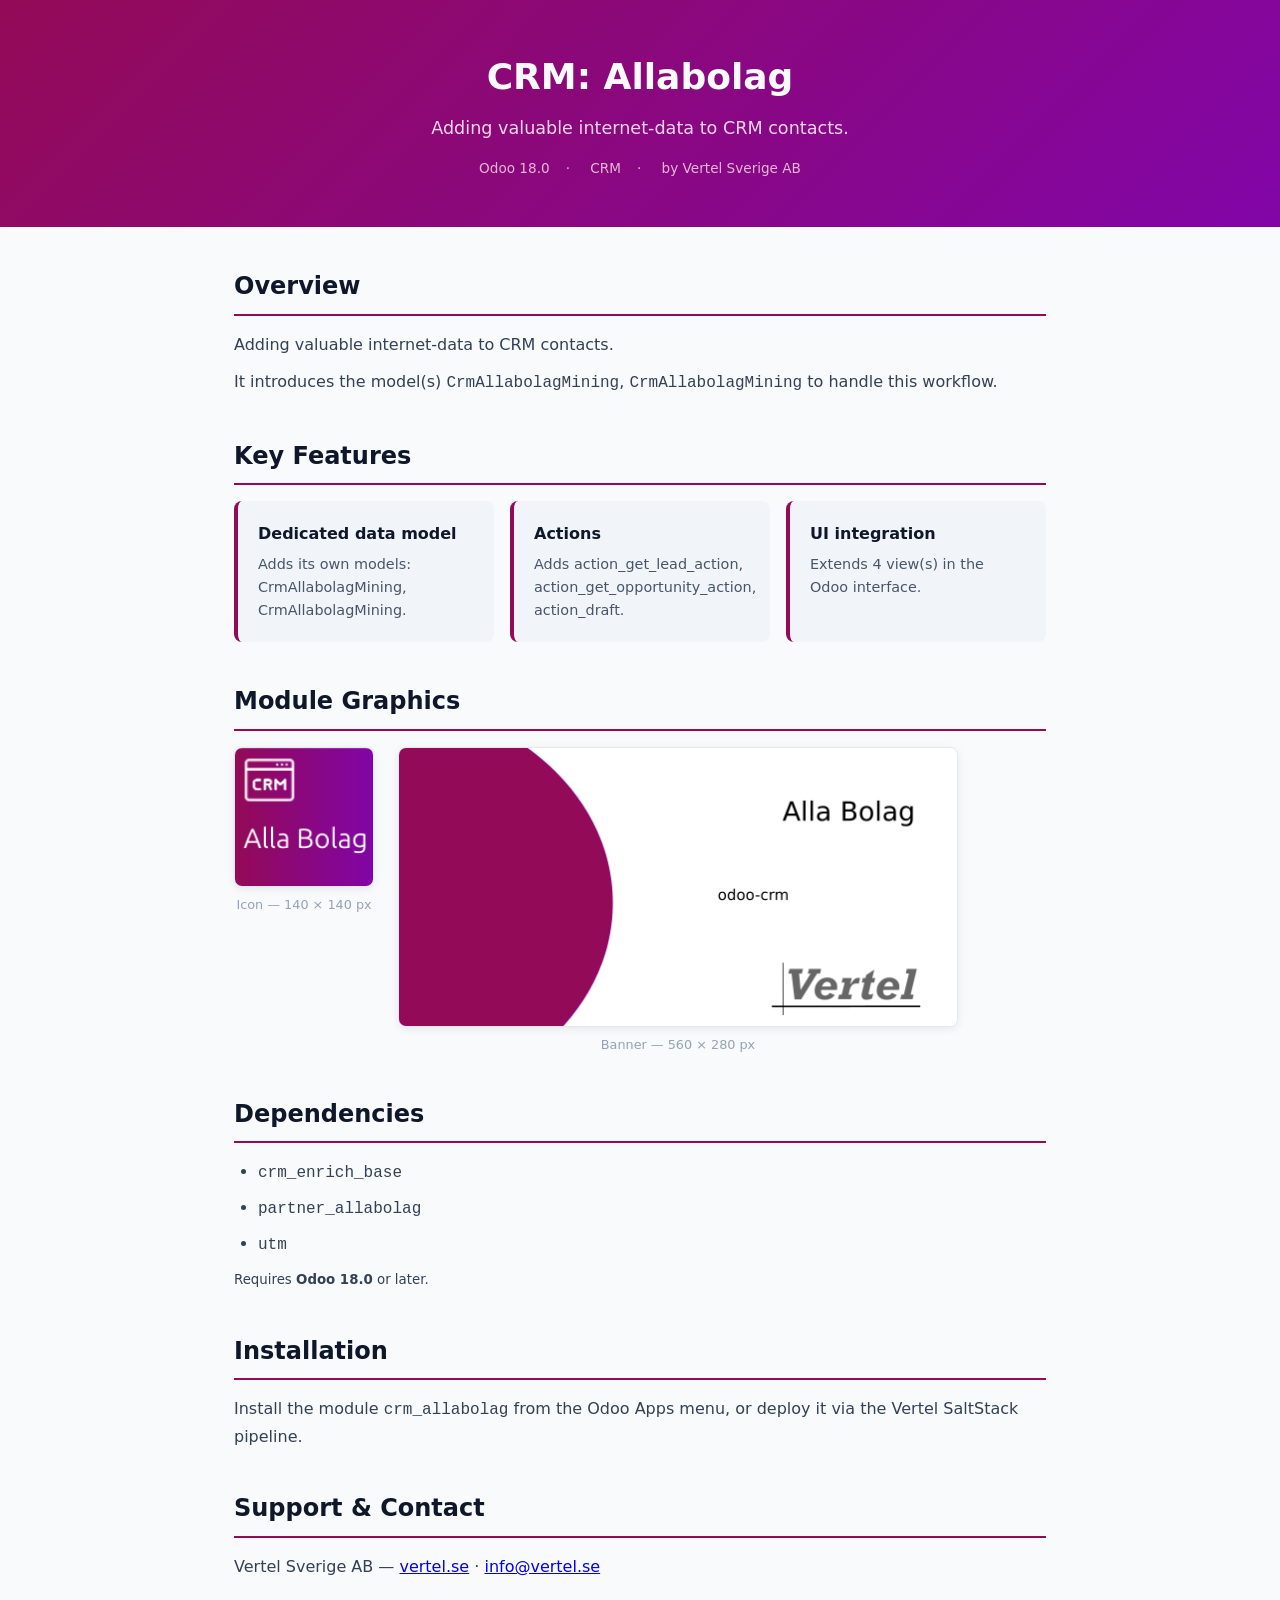
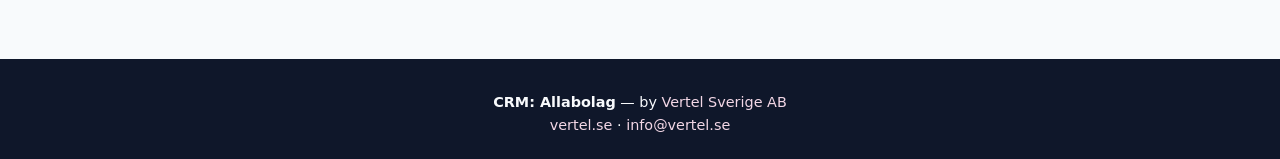
<file: crm_allabolag/static/description/index.html>
<!DOCTYPE html>
<html lang="en">
<head>
  <meta charset="UTF-8">
  <meta name="viewport" content="width=device-width, initial-scale=1.0">
  <title>CRM: Allabolag &mdash; Vertel for Odoo</title>
  <style>
    :root { --navy:#0F172A; --darkBg:#1E293B; --white:#F8FAFC; --gray:#94A3B8;
             --lightGray:#E2E8F0; --brand:#930a57; --brand2:#8105a7; }
    * { margin:0; padding:0; box-sizing:border-box; }
    body { font-family:Inter,system-ui,-apple-system,sans-serif; color:var(--darkBg);
            background:var(--white); line-height:1.6; }
    .hero { background:linear-gradient(135deg,var(--brand),var(--brand2)); color:var(--white);
             padding:48px 32px; text-align:center; }
    .hero h1 { font-size:2.25rem; font-weight:800; margin-bottom:8px; }
    .hero .subtitle { font-size:1.1rem; color:#f3d7e6; }
    .hero .meta { margin-top:16px; font-size:0.85rem; color:#e8b8d2; }
    .hero .meta span { margin:0 8px; }
    .container { max-width:860px; margin:0 auto; padding:40px 24px; }
    section { margin-bottom:40px; }
    section h2 { font-size:1.5rem; font-weight:700; color:var(--navy);
                  margin-bottom:16px; padding-bottom:8px; border-bottom:2px solid var(--brand); }
    section p, section li { font-size:1rem; color:#334155; }
    section p { margin-bottom:12px; }
    section ul { padding-left:24px; }
    section li { margin-bottom:8px; }
    .feature-grid { display:grid; grid-template-columns:repeat(auto-fit,minmax(240px,1fr));
                     gap:16px; margin-top:16px; }
    .feature-card { background:#F1F5F9; border-radius:8px; padding:20px;
                     border-left:4px solid var(--brand); }
    .feature-card h4 { font-size:1rem; font-weight:600; color:var(--navy); margin-bottom:6px; }
    .feature-card p { font-size:0.9rem; color:#475569; margin:0; }
    .screenshots { display:flex; flex-wrap:wrap; gap:24px; align-items:flex-start; }
    .screenshots figure { margin:0; text-align:center; }
    .screenshots img { display:block; border-radius:8px;
                        box-shadow:0 2px 8px rgba(0,0,0,0.08);
                        border:1px solid var(--lightGray); }
    .screenshots figcaption { margin-top:8px; font-size:0.8rem; color:var(--gray); }
    footer { background:var(--navy); color:var(--white); text-align:center;
              padding:32px 24px; font-size:0.9rem; }
    footer a { color:#f3d7e6; text-decoration:none; }
  </style>
</head>
<body>
<div class="hero">
  <h1>CRM: Allabolag</h1>
  <p class="subtitle">Adding valuable internet-data to CRM contacts.</p>
  <div class="meta">
    <span>Odoo 18.0</span><span>&middot;</span>
    <span>CRM</span><span>&middot;</span>
    <span>by Vertel Sverige AB</span>
  </div>
</div>
<div class="container">
  <section id="overview">
    <h2>Overview</h2>
    <p>Adding valuable internet-data to CRM contacts.</p>
    <p>It introduces the model(s) <code>CrmAllabolagMining</code>, <code>CrmAllabolagMining</code> to handle this workflow.</p>
  </section>
  <section id="features">
    <h2>Key Features</h2>
    <div class="feature-grid">
      <div class="feature-card"><h4>Dedicated data model</h4><p>Adds its own models: CrmAllabolagMining, CrmAllabolagMining.</p></div>
      <div class="feature-card"><h4>Actions</h4><p>Adds action_get_lead_action, action_get_opportunity_action, action_draft.</p></div>
      <div class="feature-card"><h4>UI integration</h4><p>Extends 4 view(s) in the Odoo interface.</p></div>
    </div>
  </section>
  <section id="screenshots">
    <h2>Module Graphics</h2>
    <div class="screenshots">
      <figure>
        <img src="icon.png" alt="CRM: Allabolag icon" width="140" height="140">
        <figcaption>Icon &mdash; 140 &times; 140 px</figcaption>
      </figure>
      <figure>
        <img src="banner.png" alt="CRM: Allabolag banner" width="560" height="280">
        <figcaption>Banner &mdash; 560 &times; 280 px</figcaption>
      </figure>
    </div>
  </section>
  <section id="dependencies">
    <h2>Dependencies</h2>
    <ul><li><code>crm_enrich_base</code></li><li><code>partner_allabolag</code></li><li><code>utm</code></li></ul>
    <p><small>Requires <strong>Odoo 18.0</strong> or later.</small></p>
  </section>
  <section id="installation">
    <h2>Installation</h2>
    <p>Install the module <code>crm_allabolag</code> from the Odoo Apps menu,
       or deploy it via the Vertel SaltStack pipeline.</p>
  </section>
  <section id="support">
    <h2>Support &amp; Contact</h2>
    <p>Vertel Sverige AB &mdash; <a href="https://vertel.se">vertel.se</a> &middot;
       <a href="mailto:info@vertel.se">info@vertel.se</a></p>
  </section>
</div>
<footer>
  <p><strong>CRM: Allabolag</strong> &mdash; by <a href="https://vertel.se">Vertel Sverige AB</a></p>
  <p><a href="https://vertel.se">vertel.se</a> &middot;
     <a href="mailto:info@vertel.se">info@vertel.se</a></p>
</footer>
</body>
</html>
</file>
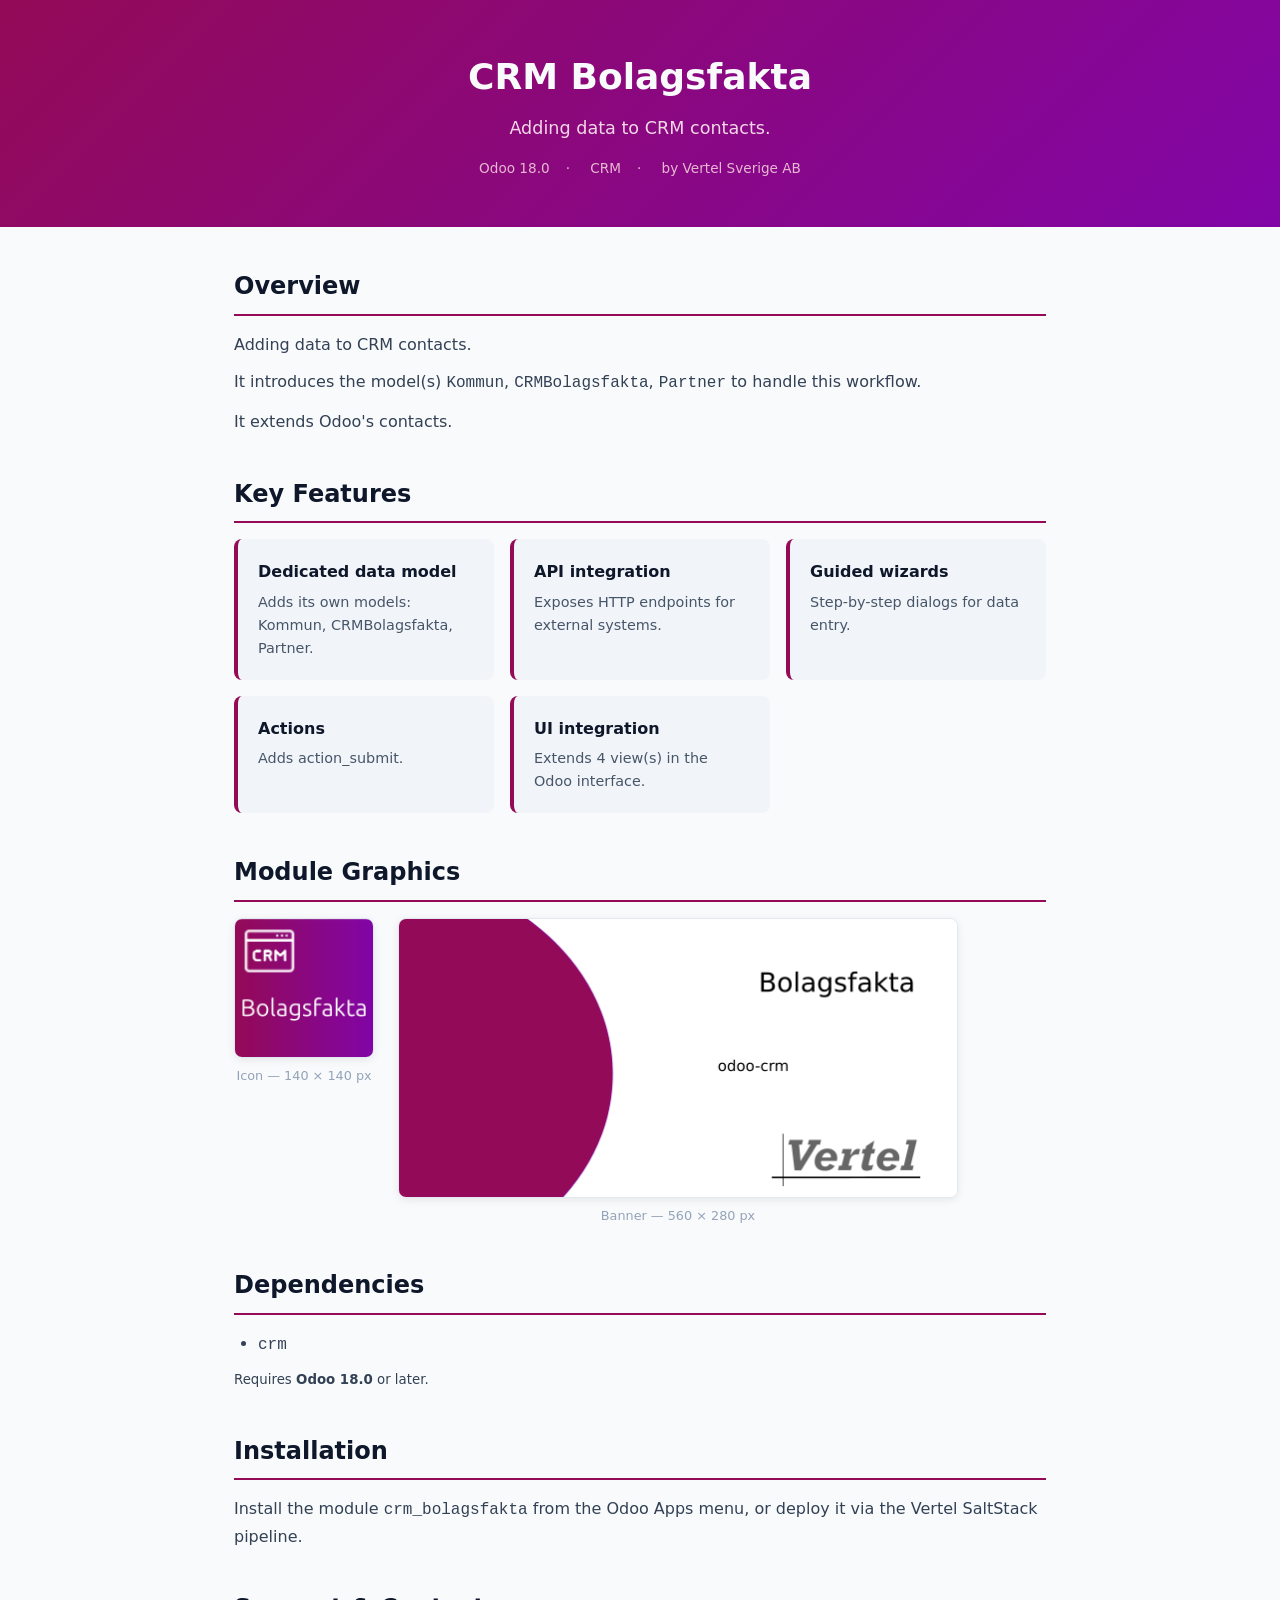
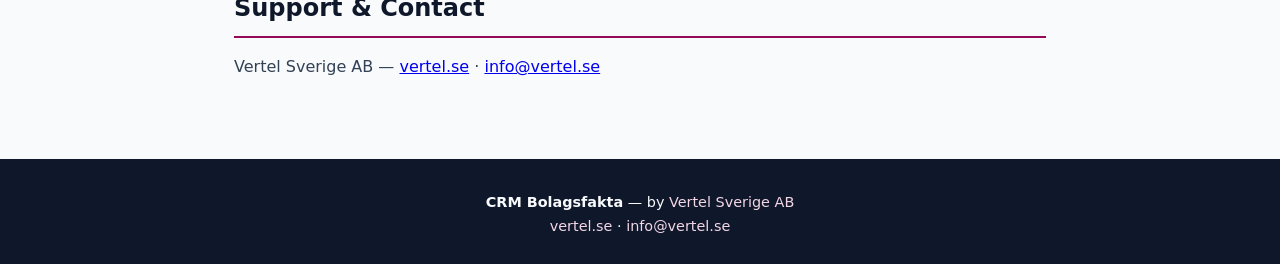
<file: crm_bolagsfakta/static/description/index.html>
<!DOCTYPE html>
<html lang="en">
<head>
  <meta charset="UTF-8">
  <meta name="viewport" content="width=device-width, initial-scale=1.0">
  <title>CRM Bolagsfakta &mdash; Vertel for Odoo</title>
  <style>
    :root { --navy:#0F172A; --darkBg:#1E293B; --white:#F8FAFC; --gray:#94A3B8;
             --lightGray:#E2E8F0; --brand:#930a57; --brand2:#8105a7; }
    * { margin:0; padding:0; box-sizing:border-box; }
    body { font-family:Inter,system-ui,-apple-system,sans-serif; color:var(--darkBg);
            background:var(--white); line-height:1.6; }
    .hero { background:linear-gradient(135deg,var(--brand),var(--brand2)); color:var(--white);
             padding:48px 32px; text-align:center; }
    .hero h1 { font-size:2.25rem; font-weight:800; margin-bottom:8px; }
    .hero .subtitle { font-size:1.1rem; color:#f3d7e6; }
    .hero .meta { margin-top:16px; font-size:0.85rem; color:#e8b8d2; }
    .hero .meta span { margin:0 8px; }
    .container { max-width:860px; margin:0 auto; padding:40px 24px; }
    section { margin-bottom:40px; }
    section h2 { font-size:1.5rem; font-weight:700; color:var(--navy);
                  margin-bottom:16px; padding-bottom:8px; border-bottom:2px solid var(--brand); }
    section p, section li { font-size:1rem; color:#334155; }
    section p { margin-bottom:12px; }
    section ul { padding-left:24px; }
    section li { margin-bottom:8px; }
    .feature-grid { display:grid; grid-template-columns:repeat(auto-fit,minmax(240px,1fr));
                     gap:16px; margin-top:16px; }
    .feature-card { background:#F1F5F9; border-radius:8px; padding:20px;
                     border-left:4px solid var(--brand); }
    .feature-card h4 { font-size:1rem; font-weight:600; color:var(--navy); margin-bottom:6px; }
    .feature-card p { font-size:0.9rem; color:#475569; margin:0; }
    .screenshots { display:flex; flex-wrap:wrap; gap:24px; align-items:flex-start; }
    .screenshots figure { margin:0; text-align:center; }
    .screenshots img { display:block; border-radius:8px;
                        box-shadow:0 2px 8px rgba(0,0,0,0.08);
                        border:1px solid var(--lightGray); }
    .screenshots figcaption { margin-top:8px; font-size:0.8rem; color:var(--gray); }
    footer { background:var(--navy); color:var(--white); text-align:center;
              padding:32px 24px; font-size:0.9rem; }
    footer a { color:#f3d7e6; text-decoration:none; }
  </style>
</head>
<body>
<div class="hero">
  <h1>CRM Bolagsfakta</h1>
  <p class="subtitle">Adding data to CRM contacts.</p>
  <div class="meta">
    <span>Odoo 18.0</span><span>&middot;</span>
    <span>CRM</span><span>&middot;</span>
    <span>by Vertel Sverige AB</span>
  </div>
</div>
<div class="container">
  <section id="overview">
    <h2>Overview</h2>
    <p>Adding data to CRM contacts.</p>
    <p>It introduces the model(s) <code>Kommun</code>, <code>CRMBolagsfakta</code>, <code>Partner</code> to handle this workflow.</p>
    <p>It extends Odoo's contacts.</p>
  </section>
  <section id="features">
    <h2>Key Features</h2>
    <div class="feature-grid">
      <div class="feature-card"><h4>Dedicated data model</h4><p>Adds its own models: Kommun, CRMBolagsfakta, Partner.</p></div>
      <div class="feature-card"><h4>API integration</h4><p>Exposes HTTP endpoints for external systems.</p></div>
      <div class="feature-card"><h4>Guided wizards</h4><p>Step-by-step dialogs for data entry.</p></div>
      <div class="feature-card"><h4>Actions</h4><p>Adds action_submit.</p></div>
      <div class="feature-card"><h4>UI integration</h4><p>Extends 4 view(s) in the Odoo interface.</p></div>
    </div>
  </section>
  <section id="screenshots">
    <h2>Module Graphics</h2>
    <div class="screenshots">
      <figure>
        <img src="icon.png" alt="CRM Bolagsfakta icon" width="140" height="140">
        <figcaption>Icon &mdash; 140 &times; 140 px</figcaption>
      </figure>
      <figure>
        <img src="banner.png" alt="CRM Bolagsfakta banner" width="560" height="280">
        <figcaption>Banner &mdash; 560 &times; 280 px</figcaption>
      </figure>
    </div>
  </section>
  <section id="dependencies">
    <h2>Dependencies</h2>
    <ul><li><code>crm</code></li></ul>
    <p><small>Requires <strong>Odoo 18.0</strong> or later.</small></p>
  </section>
  <section id="installation">
    <h2>Installation</h2>
    <p>Install the module <code>crm_bolagsfakta</code> from the Odoo Apps menu,
       or deploy it via the Vertel SaltStack pipeline.</p>
  </section>
  <section id="support">
    <h2>Support &amp; Contact</h2>
    <p>Vertel Sverige AB &mdash; <a href="https://vertel.se">vertel.se</a> &middot;
       <a href="mailto:info@vertel.se">info@vertel.se</a></p>
  </section>
</div>
<footer>
  <p><strong>CRM Bolagsfakta</strong> &mdash; by <a href="https://vertel.se">Vertel Sverige AB</a></p>
  <p><a href="https://vertel.se">vertel.se</a> &middot;
     <a href="mailto:info@vertel.se">info@vertel.se</a></p>
</footer>
</body>
</html>
</file>
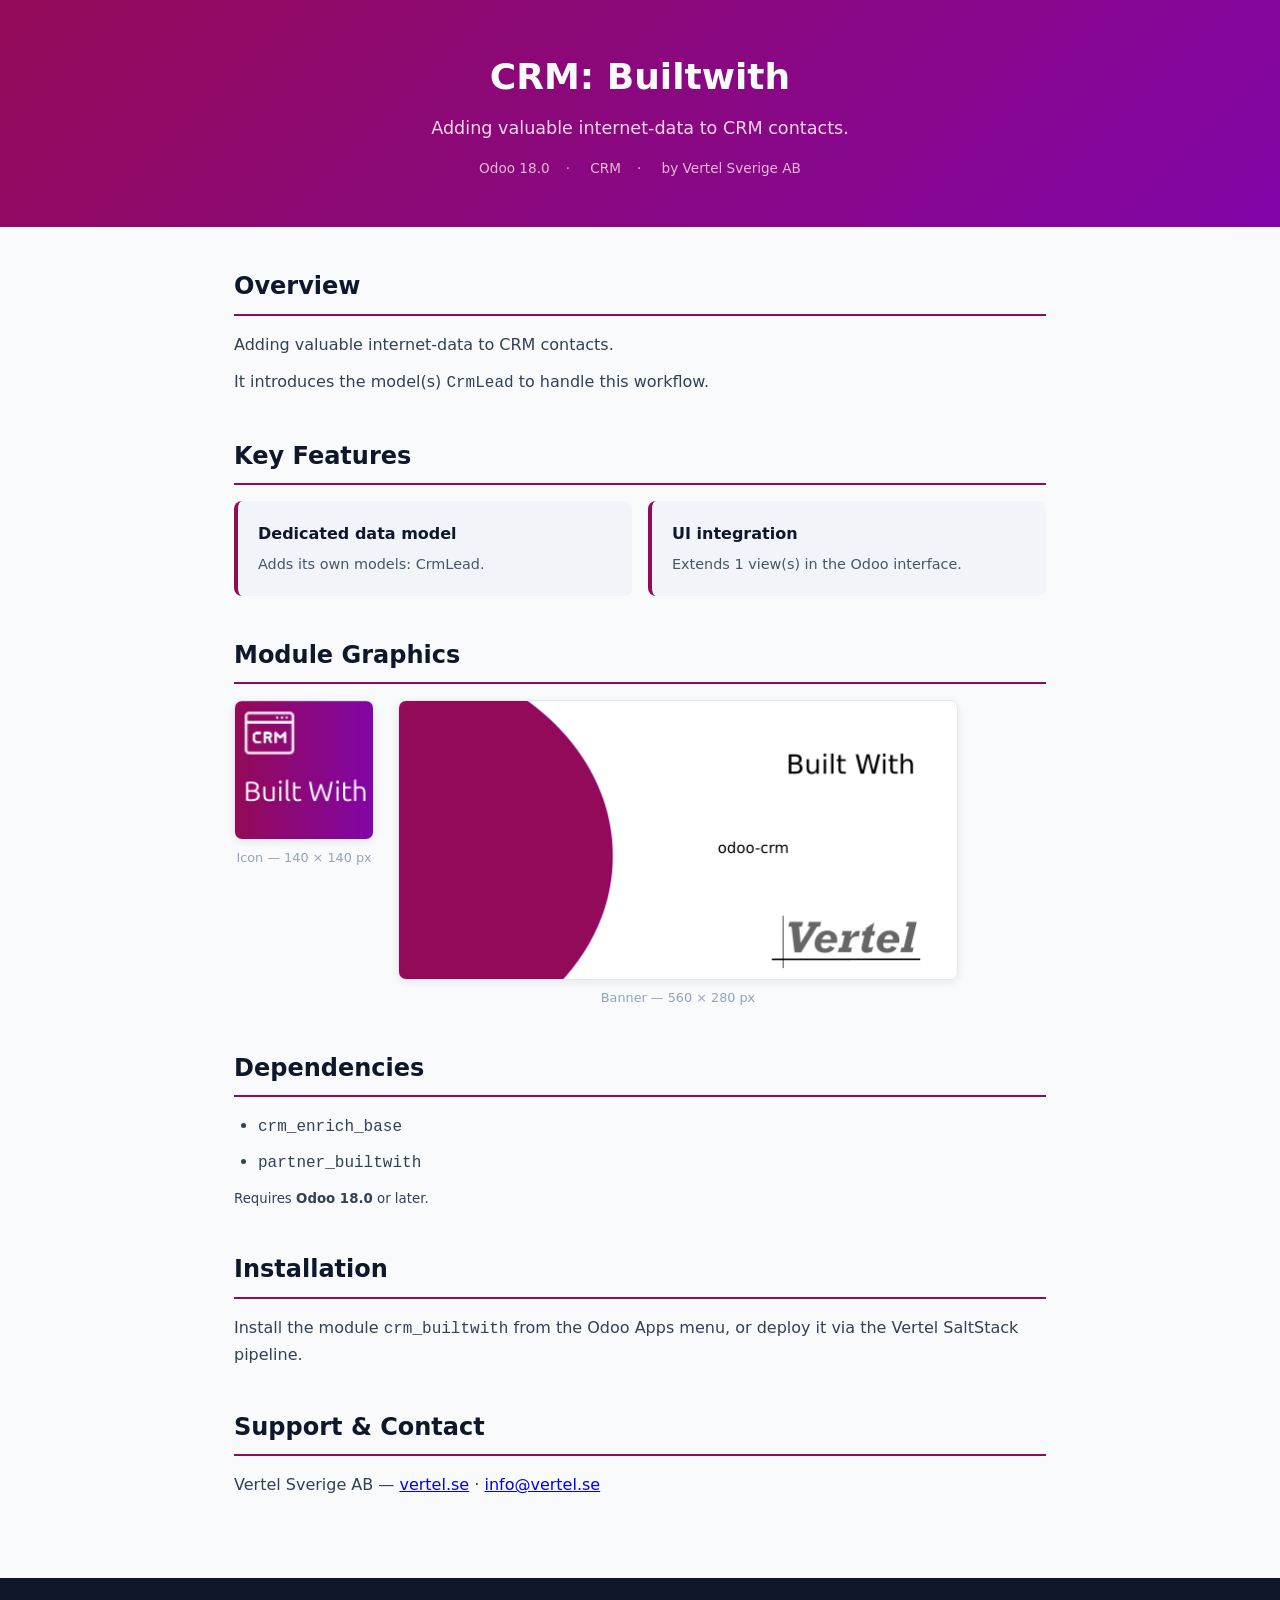
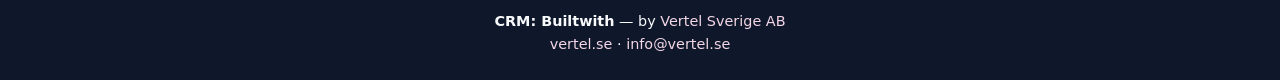
<file: crm_builtwith/static/description/index.html>
<!DOCTYPE html>
<html lang="en">
<head>
  <meta charset="UTF-8">
  <meta name="viewport" content="width=device-width, initial-scale=1.0">
  <title>CRM: Builtwith &mdash; Vertel for Odoo</title>
  <style>
    :root { --navy:#0F172A; --darkBg:#1E293B; --white:#F8FAFC; --gray:#94A3B8;
             --lightGray:#E2E8F0; --brand:#930a57; --brand2:#8105a7; }
    * { margin:0; padding:0; box-sizing:border-box; }
    body { font-family:Inter,system-ui,-apple-system,sans-serif; color:var(--darkBg);
            background:var(--white); line-height:1.6; }
    .hero { background:linear-gradient(135deg,var(--brand),var(--brand2)); color:var(--white);
             padding:48px 32px; text-align:center; }
    .hero h1 { font-size:2.25rem; font-weight:800; margin-bottom:8px; }
    .hero .subtitle { font-size:1.1rem; color:#f3d7e6; }
    .hero .meta { margin-top:16px; font-size:0.85rem; color:#e8b8d2; }
    .hero .meta span { margin:0 8px; }
    .container { max-width:860px; margin:0 auto; padding:40px 24px; }
    section { margin-bottom:40px; }
    section h2 { font-size:1.5rem; font-weight:700; color:var(--navy);
                  margin-bottom:16px; padding-bottom:8px; border-bottom:2px solid var(--brand); }
    section p, section li { font-size:1rem; color:#334155; }
    section p { margin-bottom:12px; }
    section ul { padding-left:24px; }
    section li { margin-bottom:8px; }
    .feature-grid { display:grid; grid-template-columns:repeat(auto-fit,minmax(240px,1fr));
                     gap:16px; margin-top:16px; }
    .feature-card { background:#F1F5F9; border-radius:8px; padding:20px;
                     border-left:4px solid var(--brand); }
    .feature-card h4 { font-size:1rem; font-weight:600; color:var(--navy); margin-bottom:6px; }
    .feature-card p { font-size:0.9rem; color:#475569; margin:0; }
    .screenshots { display:flex; flex-wrap:wrap; gap:24px; align-items:flex-start; }
    .screenshots figure { margin:0; text-align:center; }
    .screenshots img { display:block; border-radius:8px;
                        box-shadow:0 2px 8px rgba(0,0,0,0.08);
                        border:1px solid var(--lightGray); }
    .screenshots figcaption { margin-top:8px; font-size:0.8rem; color:var(--gray); }
    footer { background:var(--navy); color:var(--white); text-align:center;
              padding:32px 24px; font-size:0.9rem; }
    footer a { color:#f3d7e6; text-decoration:none; }
  </style>
</head>
<body>
<div class="hero">
  <h1>CRM: Builtwith</h1>
  <p class="subtitle">Adding valuable internet-data to CRM contacts.</p>
  <div class="meta">
    <span>Odoo 18.0</span><span>&middot;</span>
    <span>CRM</span><span>&middot;</span>
    <span>by Vertel Sverige AB</span>
  </div>
</div>
<div class="container">
  <section id="overview">
    <h2>Overview</h2>
    <p>Adding valuable internet-data to CRM contacts.</p>
    <p>It introduces the model(s) <code>CrmLead</code> to handle this workflow.</p>
  </section>
  <section id="features">
    <h2>Key Features</h2>
    <div class="feature-grid">
      <div class="feature-card"><h4>Dedicated data model</h4><p>Adds its own models: CrmLead.</p></div>
      <div class="feature-card"><h4>UI integration</h4><p>Extends 1 view(s) in the Odoo interface.</p></div>
    </div>
  </section>
  <section id="screenshots">
    <h2>Module Graphics</h2>
    <div class="screenshots">
      <figure>
        <img src="icon.png" alt="CRM: Builtwith icon" width="140" height="140">
        <figcaption>Icon &mdash; 140 &times; 140 px</figcaption>
      </figure>
      <figure>
        <img src="banner.png" alt="CRM: Builtwith banner" width="560" height="280">
        <figcaption>Banner &mdash; 560 &times; 280 px</figcaption>
      </figure>
    </div>
  </section>
  <section id="dependencies">
    <h2>Dependencies</h2>
    <ul><li><code>crm_enrich_base</code></li><li><code>partner_builtwith</code></li></ul>
    <p><small>Requires <strong>Odoo 18.0</strong> or later.</small></p>
  </section>
  <section id="installation">
    <h2>Installation</h2>
    <p>Install the module <code>crm_builtwith</code> from the Odoo Apps menu,
       or deploy it via the Vertel SaltStack pipeline.</p>
  </section>
  <section id="support">
    <h2>Support &amp; Contact</h2>
    <p>Vertel Sverige AB &mdash; <a href="https://vertel.se">vertel.se</a> &middot;
       <a href="mailto:info@vertel.se">info@vertel.se</a></p>
  </section>
</div>
<footer>
  <p><strong>CRM: Builtwith</strong> &mdash; by <a href="https://vertel.se">Vertel Sverige AB</a></p>
  <p><a href="https://vertel.se">vertel.se</a> &middot;
     <a href="mailto:info@vertel.se">info@vertel.se</a></p>
</footer>
</body>
</html>
</file>
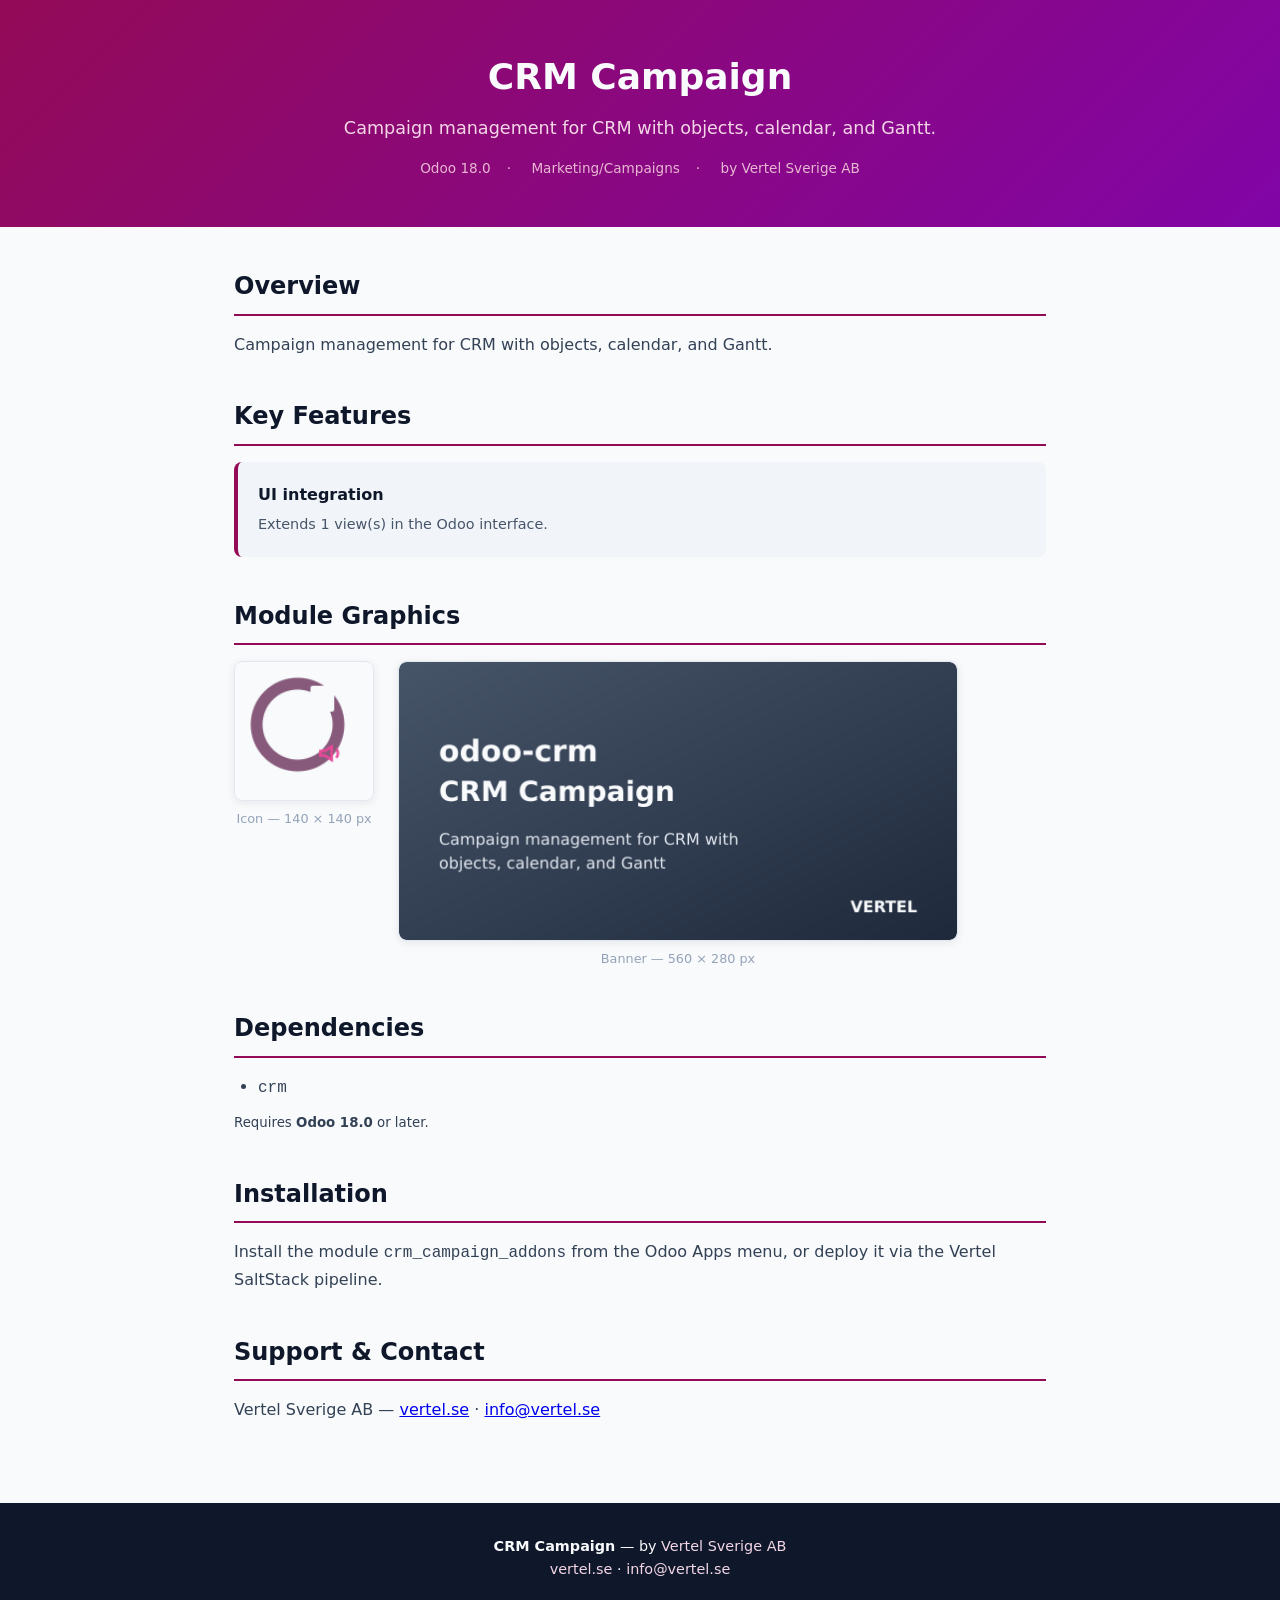
<file: crm_campaign_addons/static/description/index.html>
<!DOCTYPE html>
<html lang="en">
<head>
  <meta charset="UTF-8">
  <meta name="viewport" content="width=device-width, initial-scale=1.0">
  <title>CRM Campaign &mdash; Vertel for Odoo</title>
  <style>
    :root { --navy:#0F172A; --darkBg:#1E293B; --white:#F8FAFC; --gray:#94A3B8;
             --lightGray:#E2E8F0; --brand:#930a57; --brand2:#8105a7; }
    * { margin:0; padding:0; box-sizing:border-box; }
    body { font-family:Inter,system-ui,-apple-system,sans-serif; color:var(--darkBg);
            background:var(--white); line-height:1.6; }
    .hero { background:linear-gradient(135deg,var(--brand),var(--brand2)); color:var(--white);
             padding:48px 32px; text-align:center; }
    .hero h1 { font-size:2.25rem; font-weight:800; margin-bottom:8px; }
    .hero .subtitle { font-size:1.1rem; color:#f3d7e6; }
    .hero .meta { margin-top:16px; font-size:0.85rem; color:#e8b8d2; }
    .hero .meta span { margin:0 8px; }
    .container { max-width:860px; margin:0 auto; padding:40px 24px; }
    section { margin-bottom:40px; }
    section h2 { font-size:1.5rem; font-weight:700; color:var(--navy);
                  margin-bottom:16px; padding-bottom:8px; border-bottom:2px solid var(--brand); }
    section p, section li { font-size:1rem; color:#334155; }
    section p { margin-bottom:12px; }
    section ul { padding-left:24px; }
    section li { margin-bottom:8px; }
    .feature-grid { display:grid; grid-template-columns:repeat(auto-fit,minmax(240px,1fr));
                     gap:16px; margin-top:16px; }
    .feature-card { background:#F1F5F9; border-radius:8px; padding:20px;
                     border-left:4px solid var(--brand); }
    .feature-card h4 { font-size:1rem; font-weight:600; color:var(--navy); margin-bottom:6px; }
    .feature-card p { font-size:0.9rem; color:#475569; margin:0; }
    .screenshots { display:flex; flex-wrap:wrap; gap:24px; align-items:flex-start; }
    .screenshots figure { margin:0; text-align:center; }
    .screenshots img { display:block; border-radius:8px;
                        box-shadow:0 2px 8px rgba(0,0,0,0.08);
                        border:1px solid var(--lightGray); }
    .screenshots figcaption { margin-top:8px; font-size:0.8rem; color:var(--gray); }
    footer { background:var(--navy); color:var(--white); text-align:center;
              padding:32px 24px; font-size:0.9rem; }
    footer a { color:#f3d7e6; text-decoration:none; }
  </style>
</head>
<body>
<div class="hero">
  <h1>CRM Campaign</h1>
  <p class="subtitle">Campaign management for CRM with objects, calendar, and Gantt.</p>
  <div class="meta">
    <span>Odoo 18.0</span><span>&middot;</span>
    <span>Marketing/Campaigns</span><span>&middot;</span>
    <span>by Vertel Sverige AB</span>
  </div>
</div>
<div class="container">
  <section id="overview">
    <h2>Overview</h2>
    <p>Campaign management for CRM with objects, calendar, and Gantt.</p>
  </section>
  <section id="features">
    <h2>Key Features</h2>
    <div class="feature-grid">
      <div class="feature-card"><h4>UI integration</h4><p>Extends 1 view(s) in the Odoo interface.</p></div>
    </div>
  </section>
  <section id="screenshots">
    <h2>Module Graphics</h2>
    <div class="screenshots">
      <figure>
        <img src="icon.png" alt="CRM Campaign icon" width="140" height="140">
        <figcaption>Icon &mdash; 140 &times; 140 px</figcaption>
      </figure>
      <figure>
        <img src="banner.png" alt="CRM Campaign banner" width="560" height="280">
        <figcaption>Banner &mdash; 560 &times; 280 px</figcaption>
      </figure>
    </div>
  </section>
  <section id="dependencies">
    <h2>Dependencies</h2>
    <ul><li><code>crm</code></li></ul>
    <p><small>Requires <strong>Odoo 18.0</strong> or later.</small></p>
  </section>
  <section id="installation">
    <h2>Installation</h2>
    <p>Install the module <code>crm_campaign_addons</code> from the Odoo Apps menu,
       or deploy it via the Vertel SaltStack pipeline.</p>
  </section>
  <section id="support">
    <h2>Support &amp; Contact</h2>
    <p>Vertel Sverige AB &mdash; <a href="https://vertel.se">vertel.se</a> &middot;
       <a href="mailto:info@vertel.se">info@vertel.se</a></p>
  </section>
</div>
<footer>
  <p><strong>CRM Campaign</strong> &mdash; by <a href="https://vertel.se">Vertel Sverige AB</a></p>
  <p><a href="https://vertel.se">vertel.se</a> &middot;
     <a href="mailto:info@vertel.se">info@vertel.se</a></p>
</footer>
</body>
</html>
</file>
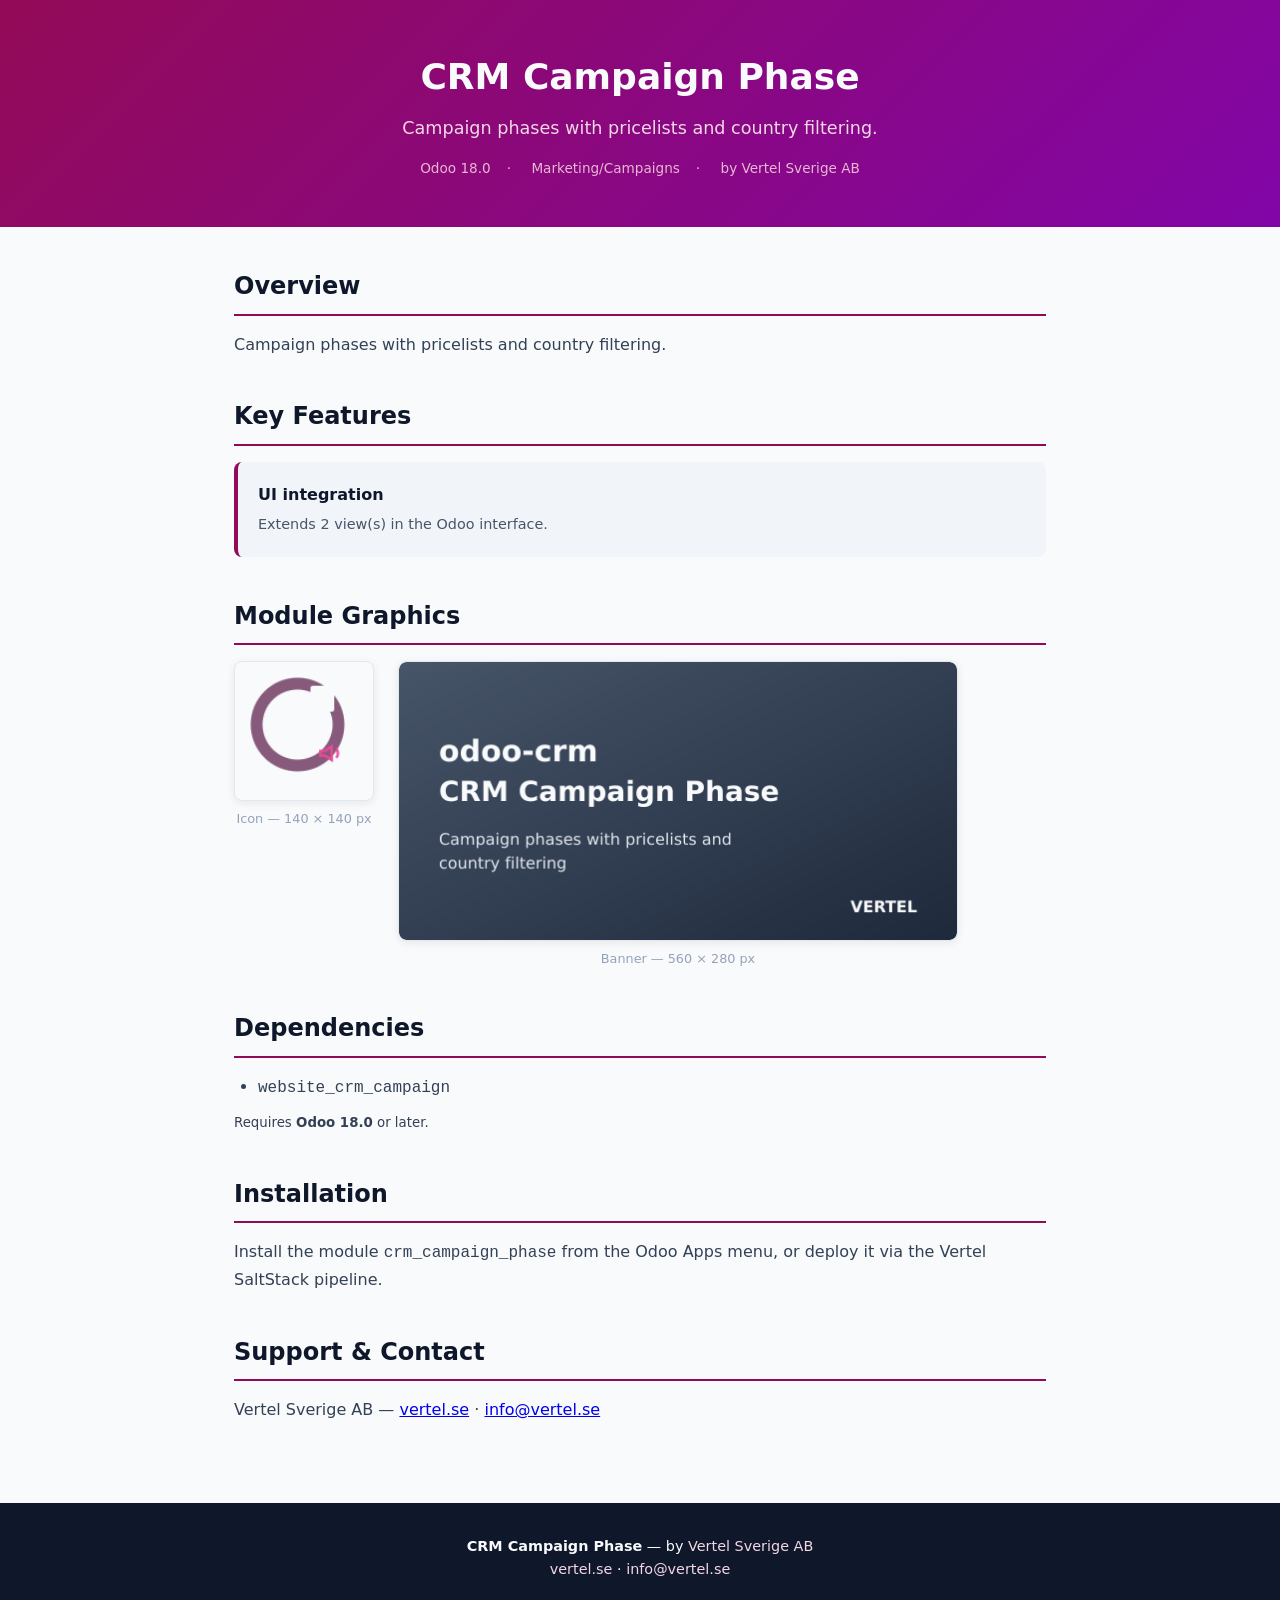
<file: crm_campaign_phase/static/description/index.html>
<!DOCTYPE html>
<html lang="en">
<head>
  <meta charset="UTF-8">
  <meta name="viewport" content="width=device-width, initial-scale=1.0">
  <title>CRM Campaign Phase &mdash; Vertel for Odoo</title>
  <style>
    :root { --navy:#0F172A; --darkBg:#1E293B; --white:#F8FAFC; --gray:#94A3B8;
             --lightGray:#E2E8F0; --brand:#930a57; --brand2:#8105a7; }
    * { margin:0; padding:0; box-sizing:border-box; }
    body { font-family:Inter,system-ui,-apple-system,sans-serif; color:var(--darkBg);
            background:var(--white); line-height:1.6; }
    .hero { background:linear-gradient(135deg,var(--brand),var(--brand2)); color:var(--white);
             padding:48px 32px; text-align:center; }
    .hero h1 { font-size:2.25rem; font-weight:800; margin-bottom:8px; }
    .hero .subtitle { font-size:1.1rem; color:#f3d7e6; }
    .hero .meta { margin-top:16px; font-size:0.85rem; color:#e8b8d2; }
    .hero .meta span { margin:0 8px; }
    .container { max-width:860px; margin:0 auto; padding:40px 24px; }
    section { margin-bottom:40px; }
    section h2 { font-size:1.5rem; font-weight:700; color:var(--navy);
                  margin-bottom:16px; padding-bottom:8px; border-bottom:2px solid var(--brand); }
    section p, section li { font-size:1rem; color:#334155; }
    section p { margin-bottom:12px; }
    section ul { padding-left:24px; }
    section li { margin-bottom:8px; }
    .feature-grid { display:grid; grid-template-columns:repeat(auto-fit,minmax(240px,1fr));
                     gap:16px; margin-top:16px; }
    .feature-card { background:#F1F5F9; border-radius:8px; padding:20px;
                     border-left:4px solid var(--brand); }
    .feature-card h4 { font-size:1rem; font-weight:600; color:var(--navy); margin-bottom:6px; }
    .feature-card p { font-size:0.9rem; color:#475569; margin:0; }
    .screenshots { display:flex; flex-wrap:wrap; gap:24px; align-items:flex-start; }
    .screenshots figure { margin:0; text-align:center; }
    .screenshots img { display:block; border-radius:8px;
                        box-shadow:0 2px 8px rgba(0,0,0,0.08);
                        border:1px solid var(--lightGray); }
    .screenshots figcaption { margin-top:8px; font-size:0.8rem; color:var(--gray); }
    footer { background:var(--navy); color:var(--white); text-align:center;
              padding:32px 24px; font-size:0.9rem; }
    footer a { color:#f3d7e6; text-decoration:none; }
  </style>
</head>
<body>
<div class="hero">
  <h1>CRM Campaign Phase</h1>
  <p class="subtitle">Campaign phases with pricelists and country filtering.</p>
  <div class="meta">
    <span>Odoo 18.0</span><span>&middot;</span>
    <span>Marketing/Campaigns</span><span>&middot;</span>
    <span>by Vertel Sverige AB</span>
  </div>
</div>
<div class="container">
  <section id="overview">
    <h2>Overview</h2>
    <p>Campaign phases with pricelists and country filtering.</p>
  </section>
  <section id="features">
    <h2>Key Features</h2>
    <div class="feature-grid">
      <div class="feature-card"><h4>UI integration</h4><p>Extends 2 view(s) in the Odoo interface.</p></div>
    </div>
  </section>
  <section id="screenshots">
    <h2>Module Graphics</h2>
    <div class="screenshots">
      <figure>
        <img src="icon.png" alt="CRM Campaign Phase icon" width="140" height="140">
        <figcaption>Icon &mdash; 140 &times; 140 px</figcaption>
      </figure>
      <figure>
        <img src="banner.png" alt="CRM Campaign Phase banner" width="560" height="280">
        <figcaption>Banner &mdash; 560 &times; 280 px</figcaption>
      </figure>
    </div>
  </section>
  <section id="dependencies">
    <h2>Dependencies</h2>
    <ul><li><code>website_crm_campaign</code></li></ul>
    <p><small>Requires <strong>Odoo 18.0</strong> or later.</small></p>
  </section>
  <section id="installation">
    <h2>Installation</h2>
    <p>Install the module <code>crm_campaign_phase</code> from the Odoo Apps menu,
       or deploy it via the Vertel SaltStack pipeline.</p>
  </section>
  <section id="support">
    <h2>Support &amp; Contact</h2>
    <p>Vertel Sverige AB &mdash; <a href="https://vertel.se">vertel.se</a> &middot;
       <a href="mailto:info@vertel.se">info@vertel.se</a></p>
  </section>
</div>
<footer>
  <p><strong>CRM Campaign Phase</strong> &mdash; by <a href="https://vertel.se">Vertel Sverige AB</a></p>
  <p><a href="https://vertel.se">vertel.se</a> &middot;
     <a href="mailto:info@vertel.se">info@vertel.se</a></p>
</footer>
</body>
</html>
</file>
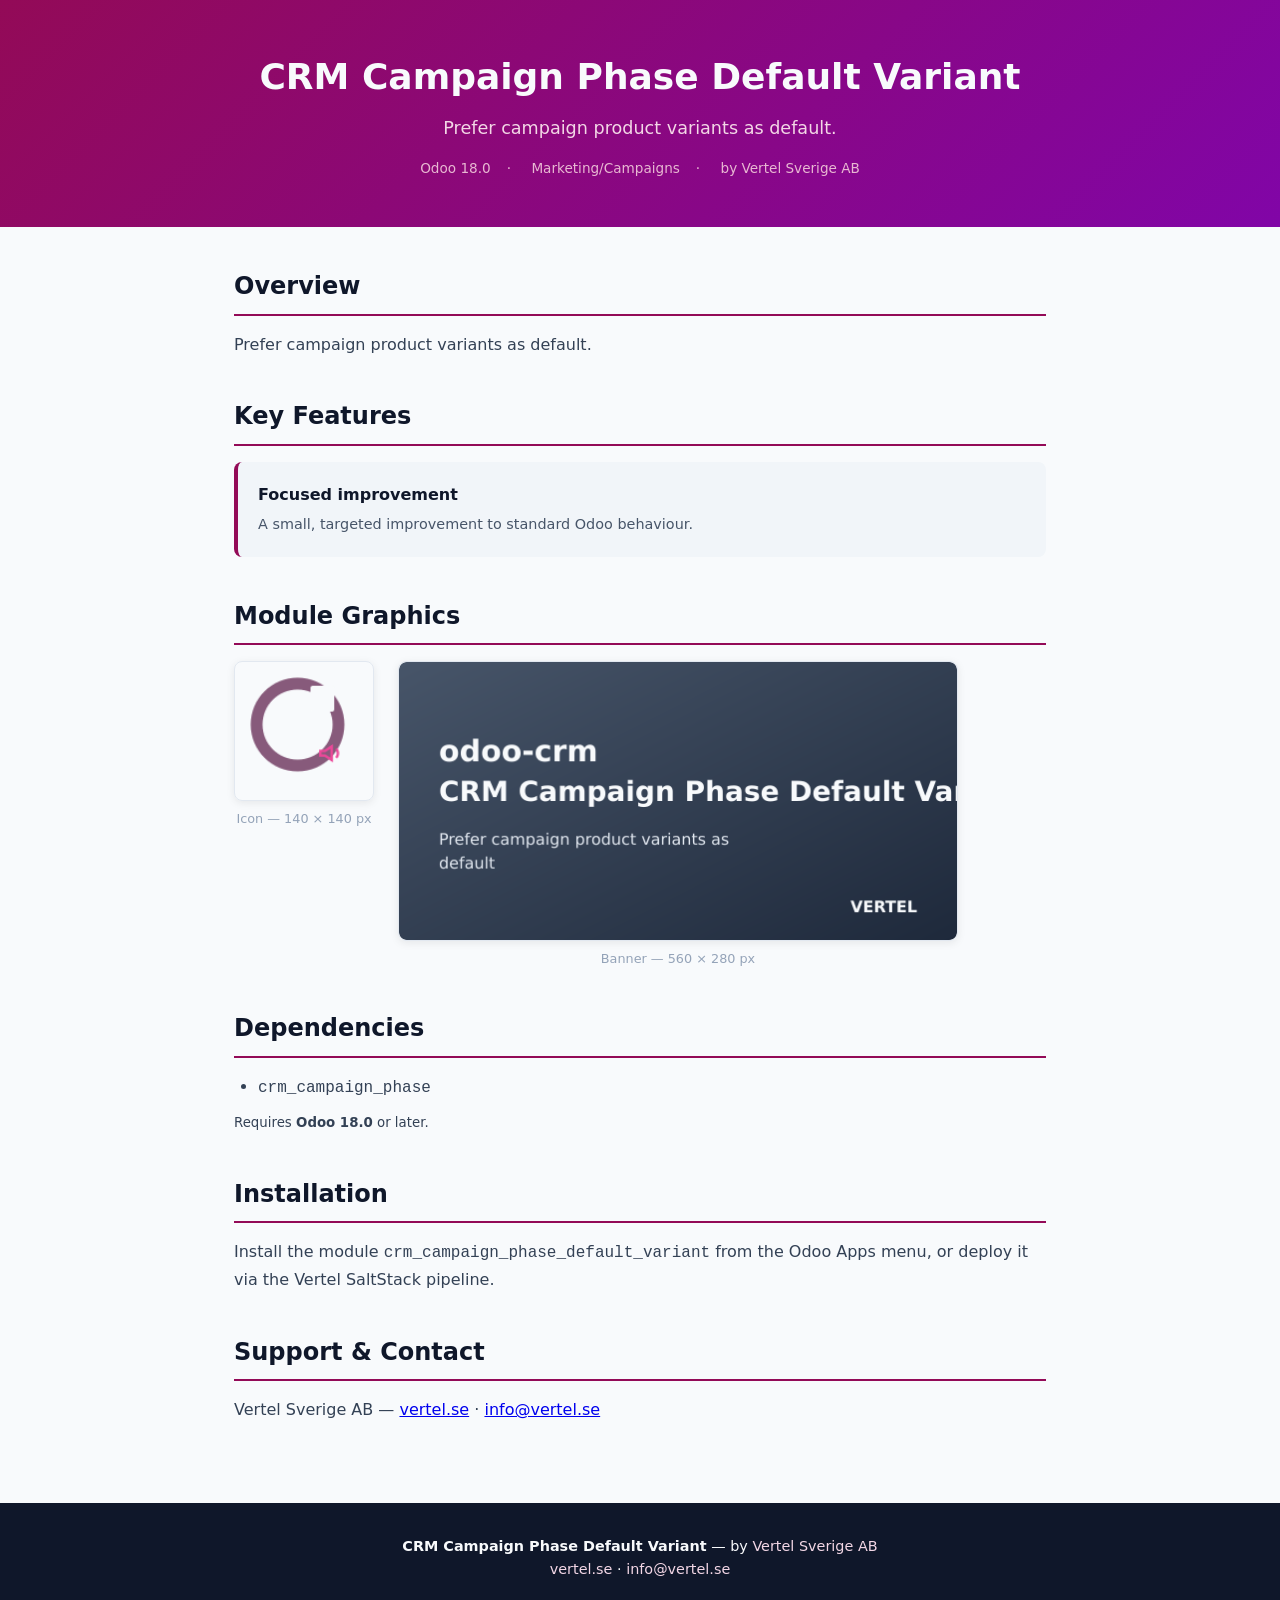
<file: crm_campaign_phase_default_variant/static/description/index.html>
<!DOCTYPE html>
<html lang="en">
<head>
  <meta charset="UTF-8">
  <meta name="viewport" content="width=device-width, initial-scale=1.0">
  <title>CRM Campaign Phase Default Variant &mdash; Vertel for Odoo</title>
  <style>
    :root { --navy:#0F172A; --darkBg:#1E293B; --white:#F8FAFC; --gray:#94A3B8;
             --lightGray:#E2E8F0; --brand:#930a57; --brand2:#8105a7; }
    * { margin:0; padding:0; box-sizing:border-box; }
    body { font-family:Inter,system-ui,-apple-system,sans-serif; color:var(--darkBg);
            background:var(--white); line-height:1.6; }
    .hero { background:linear-gradient(135deg,var(--brand),var(--brand2)); color:var(--white);
             padding:48px 32px; text-align:center; }
    .hero h1 { font-size:2.25rem; font-weight:800; margin-bottom:8px; }
    .hero .subtitle { font-size:1.1rem; color:#f3d7e6; }
    .hero .meta { margin-top:16px; font-size:0.85rem; color:#e8b8d2; }
    .hero .meta span { margin:0 8px; }
    .container { max-width:860px; margin:0 auto; padding:40px 24px; }
    section { margin-bottom:40px; }
    section h2 { font-size:1.5rem; font-weight:700; color:var(--navy);
                  margin-bottom:16px; padding-bottom:8px; border-bottom:2px solid var(--brand); }
    section p, section li { font-size:1rem; color:#334155; }
    section p { margin-bottom:12px; }
    section ul { padding-left:24px; }
    section li { margin-bottom:8px; }
    .feature-grid { display:grid; grid-template-columns:repeat(auto-fit,minmax(240px,1fr));
                     gap:16px; margin-top:16px; }
    .feature-card { background:#F1F5F9; border-radius:8px; padding:20px;
                     border-left:4px solid var(--brand); }
    .feature-card h4 { font-size:1rem; font-weight:600; color:var(--navy); margin-bottom:6px; }
    .feature-card p { font-size:0.9rem; color:#475569; margin:0; }
    .screenshots { display:flex; flex-wrap:wrap; gap:24px; align-items:flex-start; }
    .screenshots figure { margin:0; text-align:center; }
    .screenshots img { display:block; border-radius:8px;
                        box-shadow:0 2px 8px rgba(0,0,0,0.08);
                        border:1px solid var(--lightGray); }
    .screenshots figcaption { margin-top:8px; font-size:0.8rem; color:var(--gray); }
    footer { background:var(--navy); color:var(--white); text-align:center;
              padding:32px 24px; font-size:0.9rem; }
    footer a { color:#f3d7e6; text-decoration:none; }
  </style>
</head>
<body>
<div class="hero">
  <h1>CRM Campaign Phase Default Variant</h1>
  <p class="subtitle">Prefer campaign product variants as default.</p>
  <div class="meta">
    <span>Odoo 18.0</span><span>&middot;</span>
    <span>Marketing/Campaigns</span><span>&middot;</span>
    <span>by Vertel Sverige AB</span>
  </div>
</div>
<div class="container">
  <section id="overview">
    <h2>Overview</h2>
    <p>Prefer campaign product variants as default.</p>
  </section>
  <section id="features">
    <h2>Key Features</h2>
    <div class="feature-grid">
      <div class="feature-card"><h4>Focused improvement</h4><p>A small, targeted improvement to standard Odoo behaviour.</p></div>
    </div>
  </section>
  <section id="screenshots">
    <h2>Module Graphics</h2>
    <div class="screenshots">
      <figure>
        <img src="icon.png" alt="CRM Campaign Phase Default Variant icon" width="140" height="140">
        <figcaption>Icon &mdash; 140 &times; 140 px</figcaption>
      </figure>
      <figure>
        <img src="banner.png" alt="CRM Campaign Phase Default Variant banner" width="560" height="280">
        <figcaption>Banner &mdash; 560 &times; 280 px</figcaption>
      </figure>
    </div>
  </section>
  <section id="dependencies">
    <h2>Dependencies</h2>
    <ul><li><code>crm_campaign_phase</code></li></ul>
    <p><small>Requires <strong>Odoo 18.0</strong> or later.</small></p>
  </section>
  <section id="installation">
    <h2>Installation</h2>
    <p>Install the module <code>crm_campaign_phase_default_variant</code> from the Odoo Apps menu,
       or deploy it via the Vertel SaltStack pipeline.</p>
  </section>
  <section id="support">
    <h2>Support &amp; Contact</h2>
    <p>Vertel Sverige AB &mdash; <a href="https://vertel.se">vertel.se</a> &middot;
       <a href="mailto:info@vertel.se">info@vertel.se</a></p>
  </section>
</div>
<footer>
  <p><strong>CRM Campaign Phase Default Variant</strong> &mdash; by <a href="https://vertel.se">Vertel Sverige AB</a></p>
  <p><a href="https://vertel.se">vertel.se</a> &middot;
     <a href="mailto:info@vertel.se">info@vertel.se</a></p>
</footer>
</body>
</html>
</file>
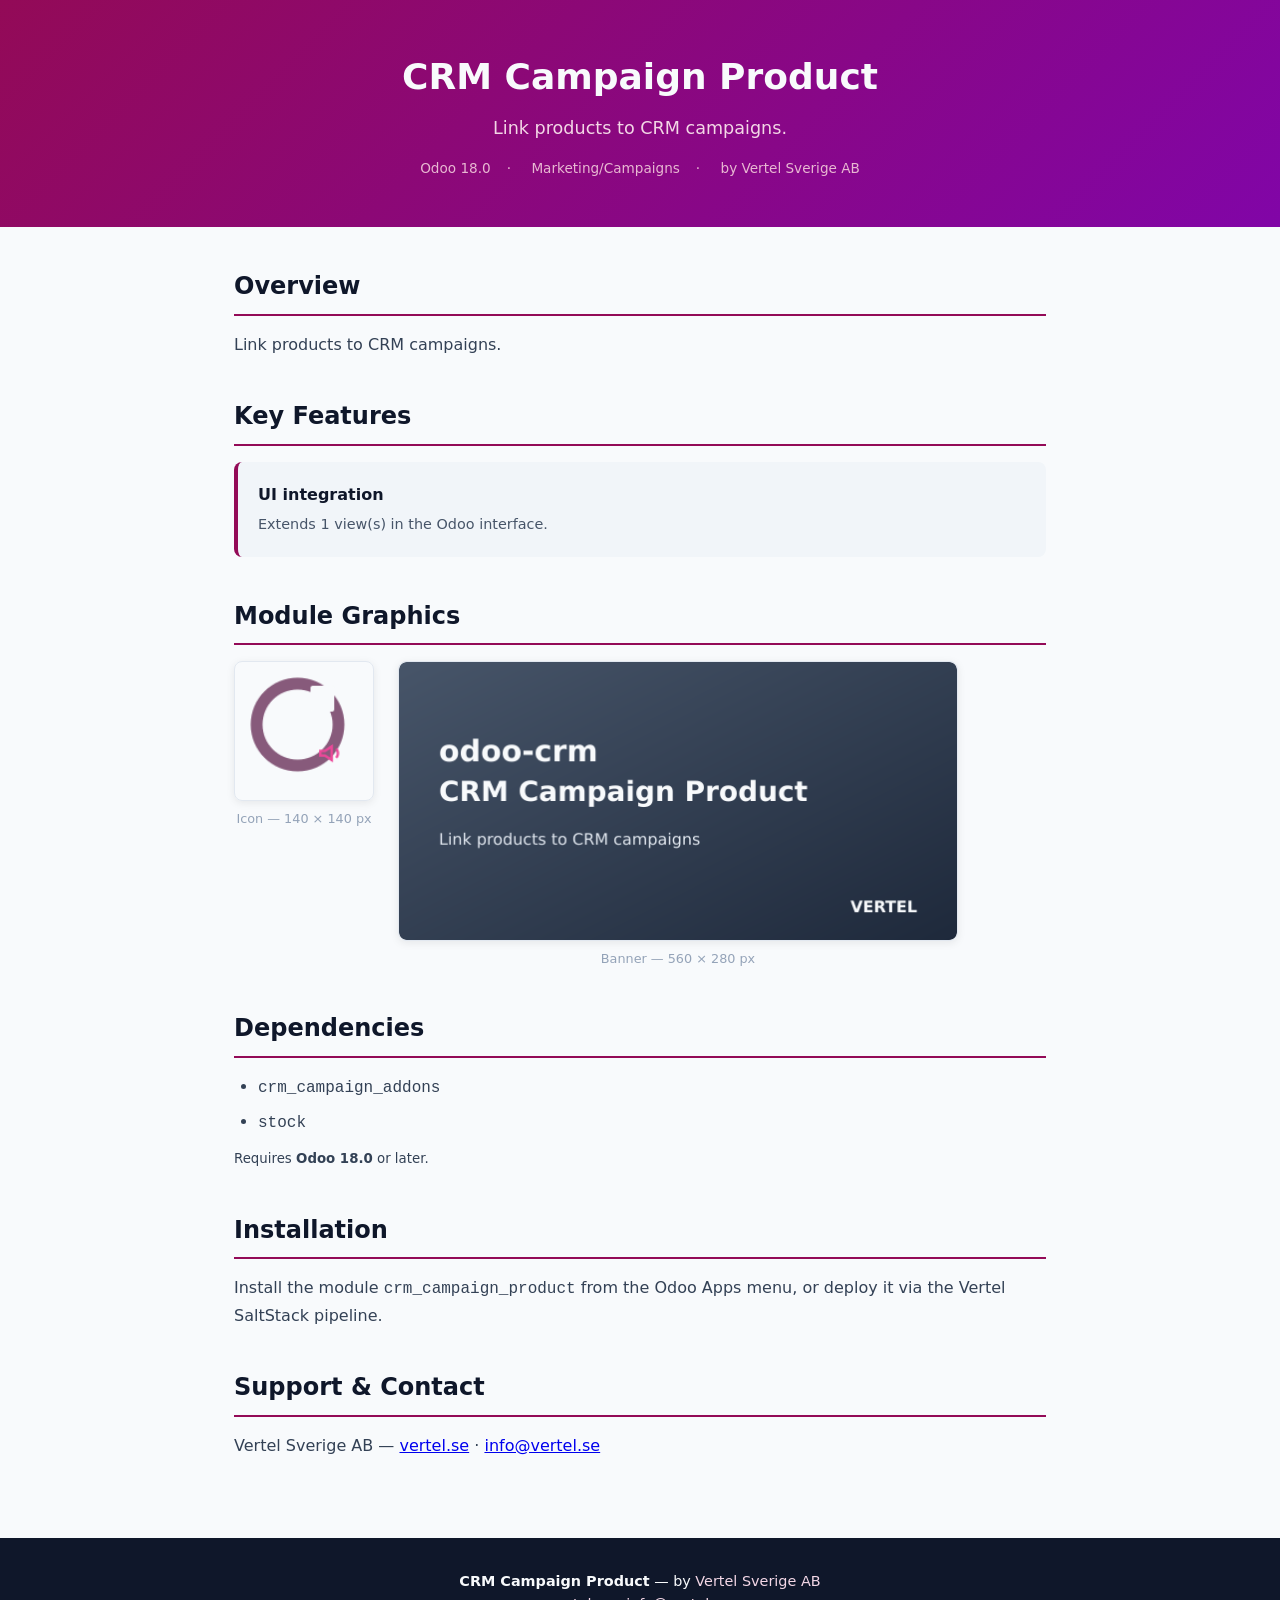
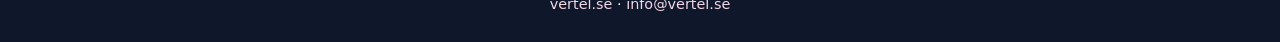
<file: crm_campaign_product/static/description/index.html>
<!DOCTYPE html>
<html lang="en">
<head>
  <meta charset="UTF-8">
  <meta name="viewport" content="width=device-width, initial-scale=1.0">
  <title>CRM Campaign Product &mdash; Vertel for Odoo</title>
  <style>
    :root { --navy:#0F172A; --darkBg:#1E293B; --white:#F8FAFC; --gray:#94A3B8;
             --lightGray:#E2E8F0; --brand:#930a57; --brand2:#8105a7; }
    * { margin:0; padding:0; box-sizing:border-box; }
    body { font-family:Inter,system-ui,-apple-system,sans-serif; color:var(--darkBg);
            background:var(--white); line-height:1.6; }
    .hero { background:linear-gradient(135deg,var(--brand),var(--brand2)); color:var(--white);
             padding:48px 32px; text-align:center; }
    .hero h1 { font-size:2.25rem; font-weight:800; margin-bottom:8px; }
    .hero .subtitle { font-size:1.1rem; color:#f3d7e6; }
    .hero .meta { margin-top:16px; font-size:0.85rem; color:#e8b8d2; }
    .hero .meta span { margin:0 8px; }
    .container { max-width:860px; margin:0 auto; padding:40px 24px; }
    section { margin-bottom:40px; }
    section h2 { font-size:1.5rem; font-weight:700; color:var(--navy);
                  margin-bottom:16px; padding-bottom:8px; border-bottom:2px solid var(--brand); }
    section p, section li { font-size:1rem; color:#334155; }
    section p { margin-bottom:12px; }
    section ul { padding-left:24px; }
    section li { margin-bottom:8px; }
    .feature-grid { display:grid; grid-template-columns:repeat(auto-fit,minmax(240px,1fr));
                     gap:16px; margin-top:16px; }
    .feature-card { background:#F1F5F9; border-radius:8px; padding:20px;
                     border-left:4px solid var(--brand); }
    .feature-card h4 { font-size:1rem; font-weight:600; color:var(--navy); margin-bottom:6px; }
    .feature-card p { font-size:0.9rem; color:#475569; margin:0; }
    .screenshots { display:flex; flex-wrap:wrap; gap:24px; align-items:flex-start; }
    .screenshots figure { margin:0; text-align:center; }
    .screenshots img { display:block; border-radius:8px;
                        box-shadow:0 2px 8px rgba(0,0,0,0.08);
                        border:1px solid var(--lightGray); }
    .screenshots figcaption { margin-top:8px; font-size:0.8rem; color:var(--gray); }
    footer { background:var(--navy); color:var(--white); text-align:center;
              padding:32px 24px; font-size:0.9rem; }
    footer a { color:#f3d7e6; text-decoration:none; }
  </style>
</head>
<body>
<div class="hero">
  <h1>CRM Campaign Product</h1>
  <p class="subtitle">Link products to CRM campaigns.</p>
  <div class="meta">
    <span>Odoo 18.0</span><span>&middot;</span>
    <span>Marketing/Campaigns</span><span>&middot;</span>
    <span>by Vertel Sverige AB</span>
  </div>
</div>
<div class="container">
  <section id="overview">
    <h2>Overview</h2>
    <p>Link products to CRM campaigns.</p>
  </section>
  <section id="features">
    <h2>Key Features</h2>
    <div class="feature-grid">
      <div class="feature-card"><h4>UI integration</h4><p>Extends 1 view(s) in the Odoo interface.</p></div>
    </div>
  </section>
  <section id="screenshots">
    <h2>Module Graphics</h2>
    <div class="screenshots">
      <figure>
        <img src="icon.png" alt="CRM Campaign Product icon" width="140" height="140">
        <figcaption>Icon &mdash; 140 &times; 140 px</figcaption>
      </figure>
      <figure>
        <img src="banner.png" alt="CRM Campaign Product banner" width="560" height="280">
        <figcaption>Banner &mdash; 560 &times; 280 px</figcaption>
      </figure>
    </div>
  </section>
  <section id="dependencies">
    <h2>Dependencies</h2>
    <ul><li><code>crm_campaign_addons</code></li><li><code>stock</code></li></ul>
    <p><small>Requires <strong>Odoo 18.0</strong> or later.</small></p>
  </section>
  <section id="installation">
    <h2>Installation</h2>
    <p>Install the module <code>crm_campaign_product</code> from the Odoo Apps menu,
       or deploy it via the Vertel SaltStack pipeline.</p>
  </section>
  <section id="support">
    <h2>Support &amp; Contact</h2>
    <p>Vertel Sverige AB &mdash; <a href="https://vertel.se">vertel.se</a> &middot;
       <a href="mailto:info@vertel.se">info@vertel.se</a></p>
  </section>
</div>
<footer>
  <p><strong>CRM Campaign Product</strong> &mdash; by <a href="https://vertel.se">Vertel Sverige AB</a></p>
  <p><a href="https://vertel.se">vertel.se</a> &middot;
     <a href="mailto:info@vertel.se">info@vertel.se</a></p>
</footer>
</body>
</html>
</file>
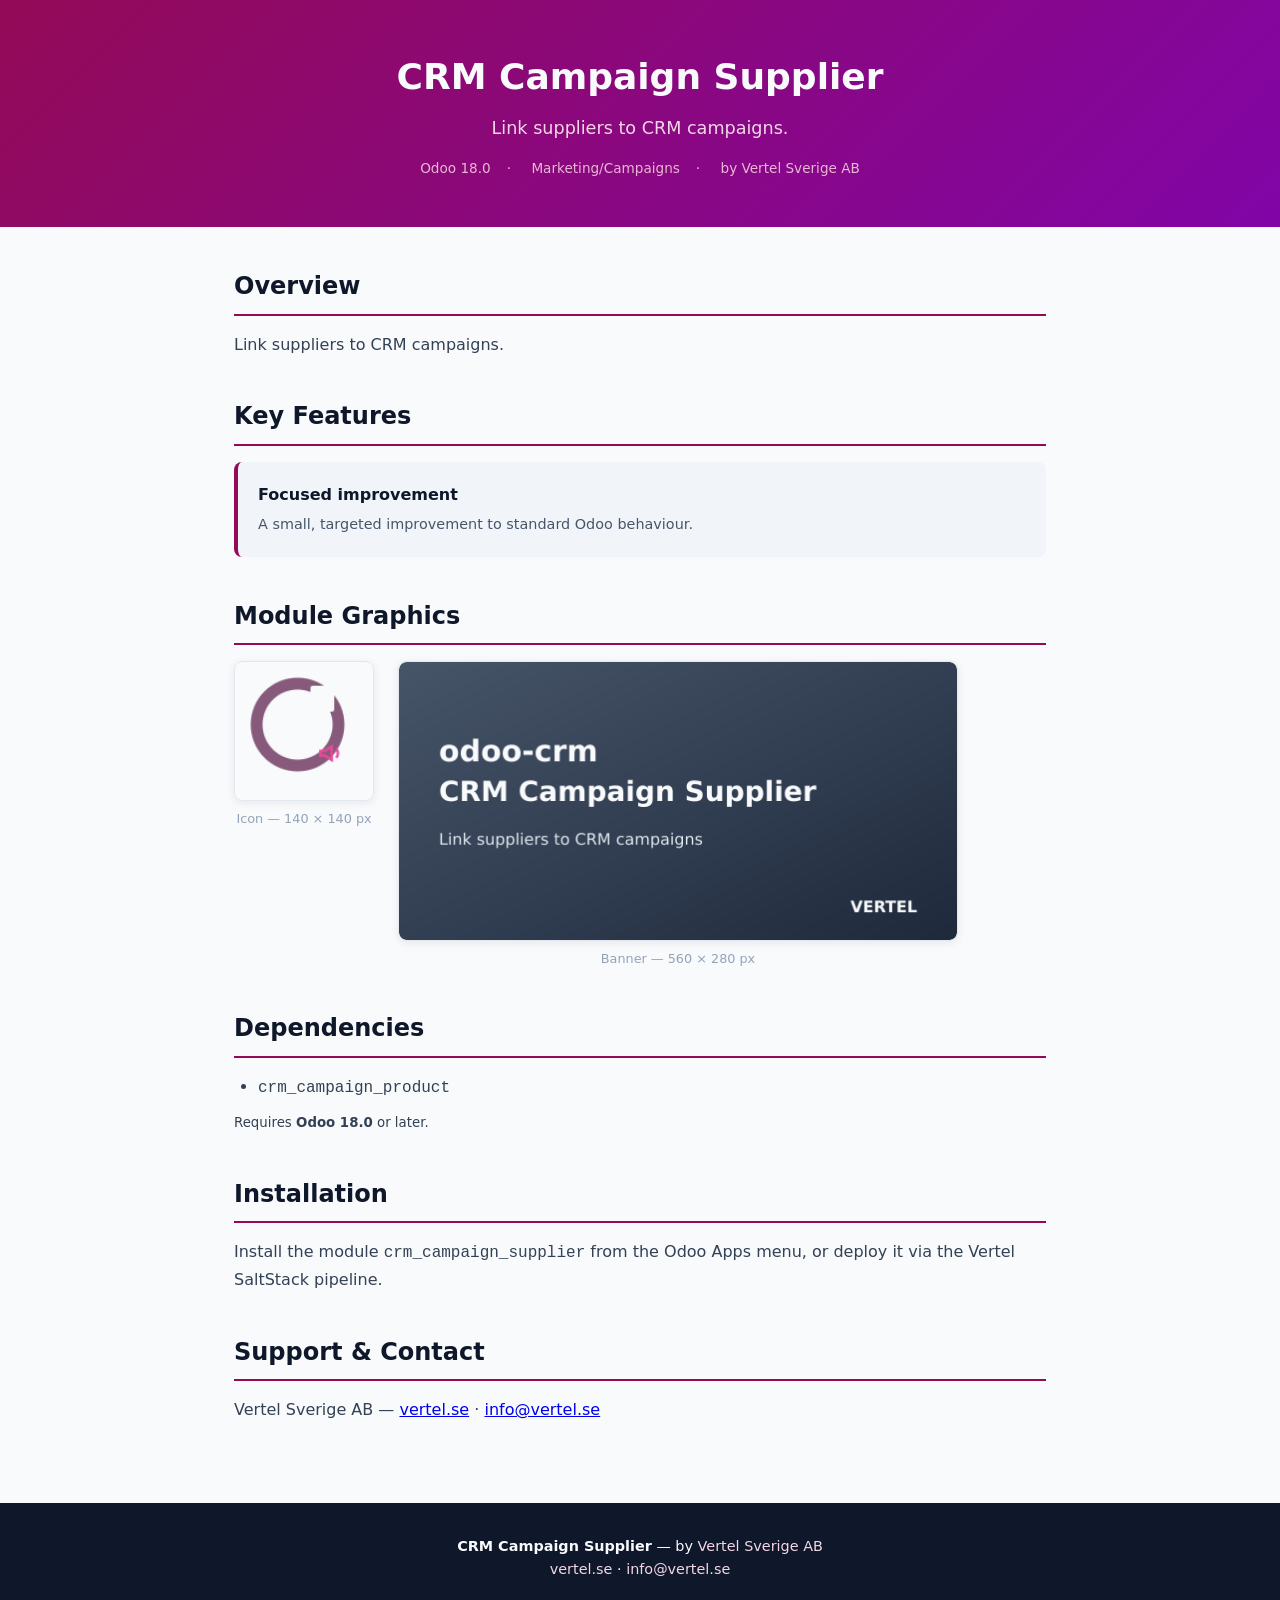
<file: crm_campaign_supplier/static/description/index.html>
<!DOCTYPE html>
<html lang="en">
<head>
  <meta charset="UTF-8">
  <meta name="viewport" content="width=device-width, initial-scale=1.0">
  <title>CRM Campaign Supplier &mdash; Vertel for Odoo</title>
  <style>
    :root { --navy:#0F172A; --darkBg:#1E293B; --white:#F8FAFC; --gray:#94A3B8;
             --lightGray:#E2E8F0; --brand:#930a57; --brand2:#8105a7; }
    * { margin:0; padding:0; box-sizing:border-box; }
    body { font-family:Inter,system-ui,-apple-system,sans-serif; color:var(--darkBg);
            background:var(--white); line-height:1.6; }
    .hero { background:linear-gradient(135deg,var(--brand),var(--brand2)); color:var(--white);
             padding:48px 32px; text-align:center; }
    .hero h1 { font-size:2.25rem; font-weight:800; margin-bottom:8px; }
    .hero .subtitle { font-size:1.1rem; color:#f3d7e6; }
    .hero .meta { margin-top:16px; font-size:0.85rem; color:#e8b8d2; }
    .hero .meta span { margin:0 8px; }
    .container { max-width:860px; margin:0 auto; padding:40px 24px; }
    section { margin-bottom:40px; }
    section h2 { font-size:1.5rem; font-weight:700; color:var(--navy);
                  margin-bottom:16px; padding-bottom:8px; border-bottom:2px solid var(--brand); }
    section p, section li { font-size:1rem; color:#334155; }
    section p { margin-bottom:12px; }
    section ul { padding-left:24px; }
    section li { margin-bottom:8px; }
    .feature-grid { display:grid; grid-template-columns:repeat(auto-fit,minmax(240px,1fr));
                     gap:16px; margin-top:16px; }
    .feature-card { background:#F1F5F9; border-radius:8px; padding:20px;
                     border-left:4px solid var(--brand); }
    .feature-card h4 { font-size:1rem; font-weight:600; color:var(--navy); margin-bottom:6px; }
    .feature-card p { font-size:0.9rem; color:#475569; margin:0; }
    .screenshots { display:flex; flex-wrap:wrap; gap:24px; align-items:flex-start; }
    .screenshots figure { margin:0; text-align:center; }
    .screenshots img { display:block; border-radius:8px;
                        box-shadow:0 2px 8px rgba(0,0,0,0.08);
                        border:1px solid var(--lightGray); }
    .screenshots figcaption { margin-top:8px; font-size:0.8rem; color:var(--gray); }
    footer { background:var(--navy); color:var(--white); text-align:center;
              padding:32px 24px; font-size:0.9rem; }
    footer a { color:#f3d7e6; text-decoration:none; }
  </style>
</head>
<body>
<div class="hero">
  <h1>CRM Campaign Supplier</h1>
  <p class="subtitle">Link suppliers to CRM campaigns.</p>
  <div class="meta">
    <span>Odoo 18.0</span><span>&middot;</span>
    <span>Marketing/Campaigns</span><span>&middot;</span>
    <span>by Vertel Sverige AB</span>
  </div>
</div>
<div class="container">
  <section id="overview">
    <h2>Overview</h2>
    <p>Link suppliers to CRM campaigns.</p>
  </section>
  <section id="features">
    <h2>Key Features</h2>
    <div class="feature-grid">
      <div class="feature-card"><h4>Focused improvement</h4><p>A small, targeted improvement to standard Odoo behaviour.</p></div>
    </div>
  </section>
  <section id="screenshots">
    <h2>Module Graphics</h2>
    <div class="screenshots">
      <figure>
        <img src="icon.png" alt="CRM Campaign Supplier icon" width="140" height="140">
        <figcaption>Icon &mdash; 140 &times; 140 px</figcaption>
      </figure>
      <figure>
        <img src="banner.png" alt="CRM Campaign Supplier banner" width="560" height="280">
        <figcaption>Banner &mdash; 560 &times; 280 px</figcaption>
      </figure>
    </div>
  </section>
  <section id="dependencies">
    <h2>Dependencies</h2>
    <ul><li><code>crm_campaign_product</code></li></ul>
    <p><small>Requires <strong>Odoo 18.0</strong> or later.</small></p>
  </section>
  <section id="installation">
    <h2>Installation</h2>
    <p>Install the module <code>crm_campaign_supplier</code> from the Odoo Apps menu,
       or deploy it via the Vertel SaltStack pipeline.</p>
  </section>
  <section id="support">
    <h2>Support &amp; Contact</h2>
    <p>Vertel Sverige AB &mdash; <a href="https://vertel.se">vertel.se</a> &middot;
       <a href="mailto:info@vertel.se">info@vertel.se</a></p>
  </section>
</div>
<footer>
  <p><strong>CRM Campaign Supplier</strong> &mdash; by <a href="https://vertel.se">Vertel Sverige AB</a></p>
  <p><a href="https://vertel.se">vertel.se</a> &middot;
     <a href="mailto:info@vertel.se">info@vertel.se</a></p>
</footer>
</body>
</html>
</file>
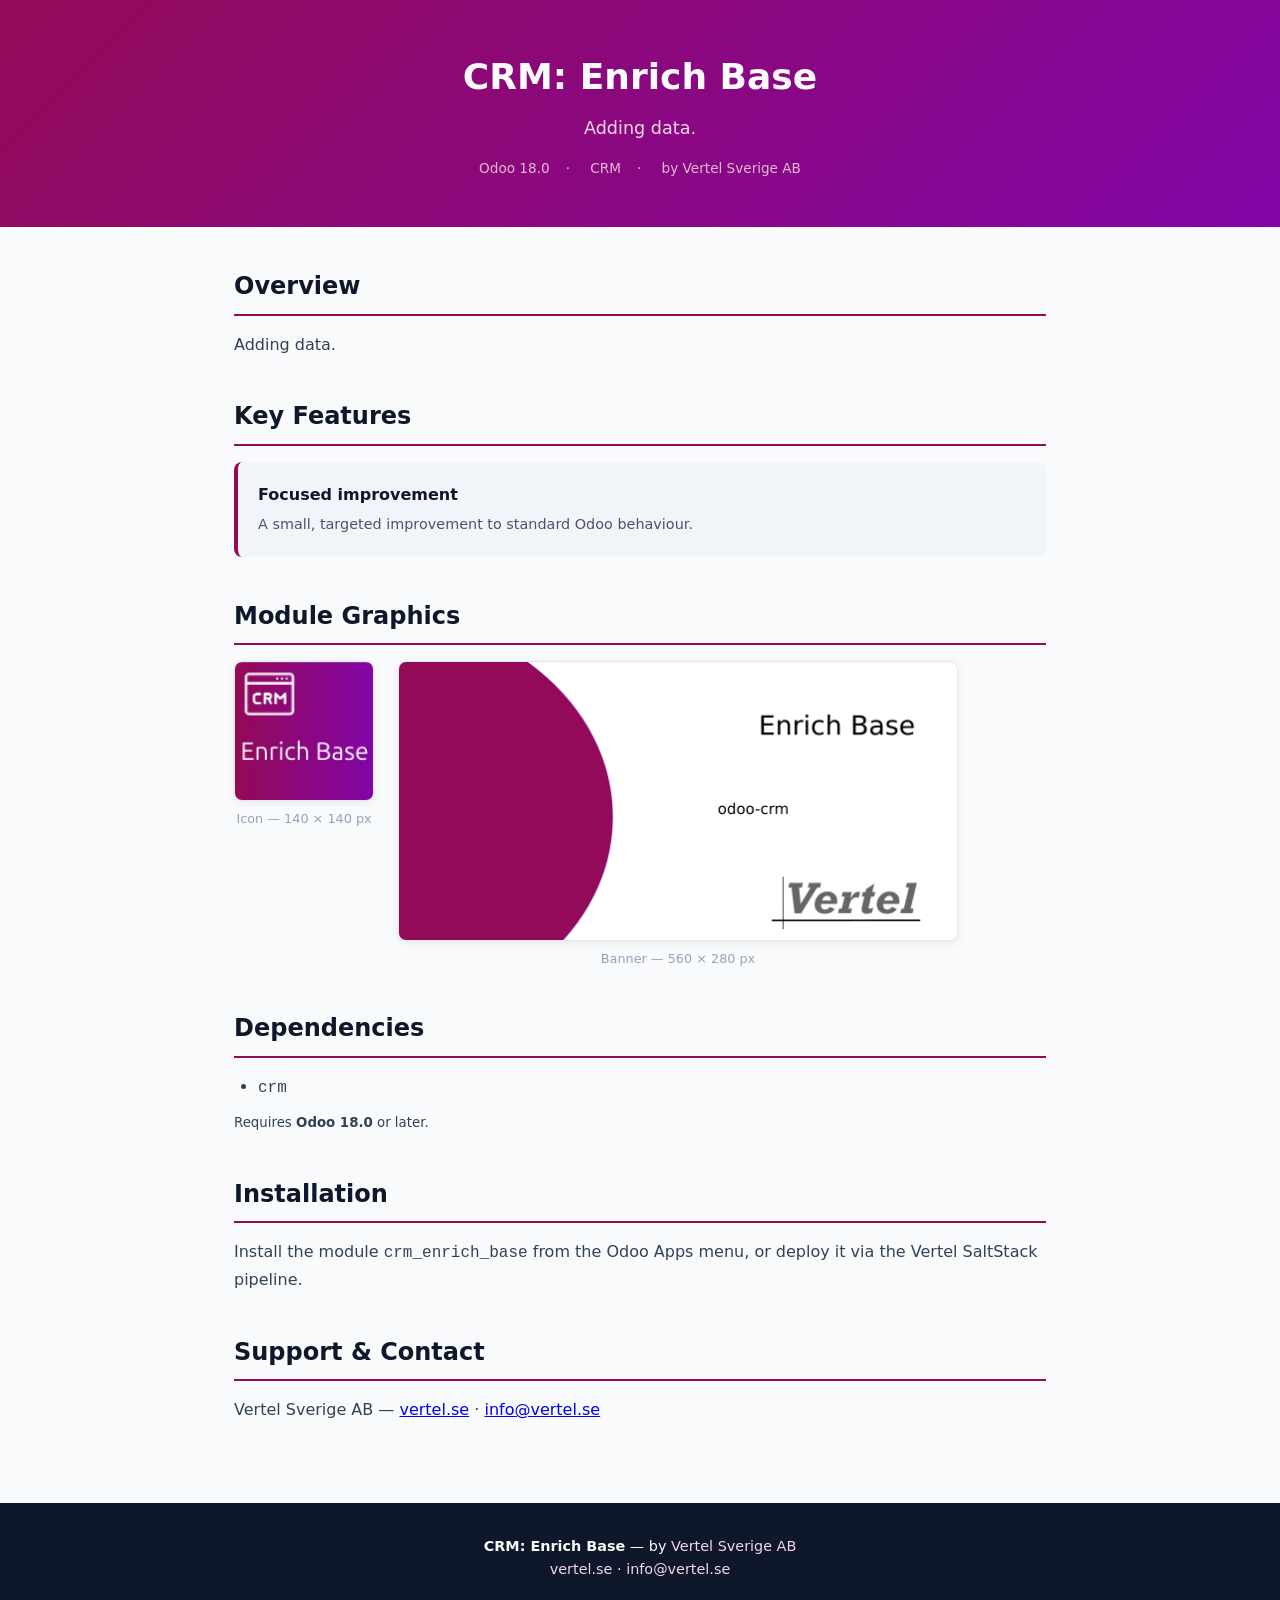
<file: crm_enrich_base/static/description/index.html>
<!DOCTYPE html>
<html lang="en">
<head>
  <meta charset="UTF-8">
  <meta name="viewport" content="width=device-width, initial-scale=1.0">
  <title>CRM: Enrich Base &mdash; Vertel for Odoo</title>
  <style>
    :root { --navy:#0F172A; --darkBg:#1E293B; --white:#F8FAFC; --gray:#94A3B8;
             --lightGray:#E2E8F0; --brand:#930a57; --brand2:#8105a7; }
    * { margin:0; padding:0; box-sizing:border-box; }
    body { font-family:Inter,system-ui,-apple-system,sans-serif; color:var(--darkBg);
            background:var(--white); line-height:1.6; }
    .hero { background:linear-gradient(135deg,var(--brand),var(--brand2)); color:var(--white);
             padding:48px 32px; text-align:center; }
    .hero h1 { font-size:2.25rem; font-weight:800; margin-bottom:8px; }
    .hero .subtitle { font-size:1.1rem; color:#f3d7e6; }
    .hero .meta { margin-top:16px; font-size:0.85rem; color:#e8b8d2; }
    .hero .meta span { margin:0 8px; }
    .container { max-width:860px; margin:0 auto; padding:40px 24px; }
    section { margin-bottom:40px; }
    section h2 { font-size:1.5rem; font-weight:700; color:var(--navy);
                  margin-bottom:16px; padding-bottom:8px; border-bottom:2px solid var(--brand); }
    section p, section li { font-size:1rem; color:#334155; }
    section p { margin-bottom:12px; }
    section ul { padding-left:24px; }
    section li { margin-bottom:8px; }
    .feature-grid { display:grid; grid-template-columns:repeat(auto-fit,minmax(240px,1fr));
                     gap:16px; margin-top:16px; }
    .feature-card { background:#F1F5F9; border-radius:8px; padding:20px;
                     border-left:4px solid var(--brand); }
    .feature-card h4 { font-size:1rem; font-weight:600; color:var(--navy); margin-bottom:6px; }
    .feature-card p { font-size:0.9rem; color:#475569; margin:0; }
    .screenshots { display:flex; flex-wrap:wrap; gap:24px; align-items:flex-start; }
    .screenshots figure { margin:0; text-align:center; }
    .screenshots img { display:block; border-radius:8px;
                        box-shadow:0 2px 8px rgba(0,0,0,0.08);
                        border:1px solid var(--lightGray); }
    .screenshots figcaption { margin-top:8px; font-size:0.8rem; color:var(--gray); }
    footer { background:var(--navy); color:var(--white); text-align:center;
              padding:32px 24px; font-size:0.9rem; }
    footer a { color:#f3d7e6; text-decoration:none; }
  </style>
</head>
<body>
<div class="hero">
  <h1>CRM: Enrich Base</h1>
  <p class="subtitle">Adding data.</p>
  <div class="meta">
    <span>Odoo 18.0</span><span>&middot;</span>
    <span>CRM</span><span>&middot;</span>
    <span>by Vertel Sverige AB</span>
  </div>
</div>
<div class="container">
  <section id="overview">
    <h2>Overview</h2>
    <p>Adding data.</p>
  </section>
  <section id="features">
    <h2>Key Features</h2>
    <div class="feature-grid">
      <div class="feature-card"><h4>Focused improvement</h4><p>A small, targeted improvement to standard Odoo behaviour.</p></div>
    </div>
  </section>
  <section id="screenshots">
    <h2>Module Graphics</h2>
    <div class="screenshots">
      <figure>
        <img src="icon.png" alt="CRM: Enrich Base icon" width="140" height="140">
        <figcaption>Icon &mdash; 140 &times; 140 px</figcaption>
      </figure>
      <figure>
        <img src="banner.png" alt="CRM: Enrich Base banner" width="560" height="280">
        <figcaption>Banner &mdash; 560 &times; 280 px</figcaption>
      </figure>
    </div>
  </section>
  <section id="dependencies">
    <h2>Dependencies</h2>
    <ul><li><code>crm</code></li></ul>
    <p><small>Requires <strong>Odoo 18.0</strong> or later.</small></p>
  </section>
  <section id="installation">
    <h2>Installation</h2>
    <p>Install the module <code>crm_enrich_base</code> from the Odoo Apps menu,
       or deploy it via the Vertel SaltStack pipeline.</p>
  </section>
  <section id="support">
    <h2>Support &amp; Contact</h2>
    <p>Vertel Sverige AB &mdash; <a href="https://vertel.se">vertel.se</a> &middot;
       <a href="mailto:info@vertel.se">info@vertel.se</a></p>
  </section>
</div>
<footer>
  <p><strong>CRM: Enrich Base</strong> &mdash; by <a href="https://vertel.se">Vertel Sverige AB</a></p>
  <p><a href="https://vertel.se">vertel.se</a> &middot;
     <a href="mailto:info@vertel.se">info@vertel.se</a></p>
</footer>
</body>
</html>
</file>
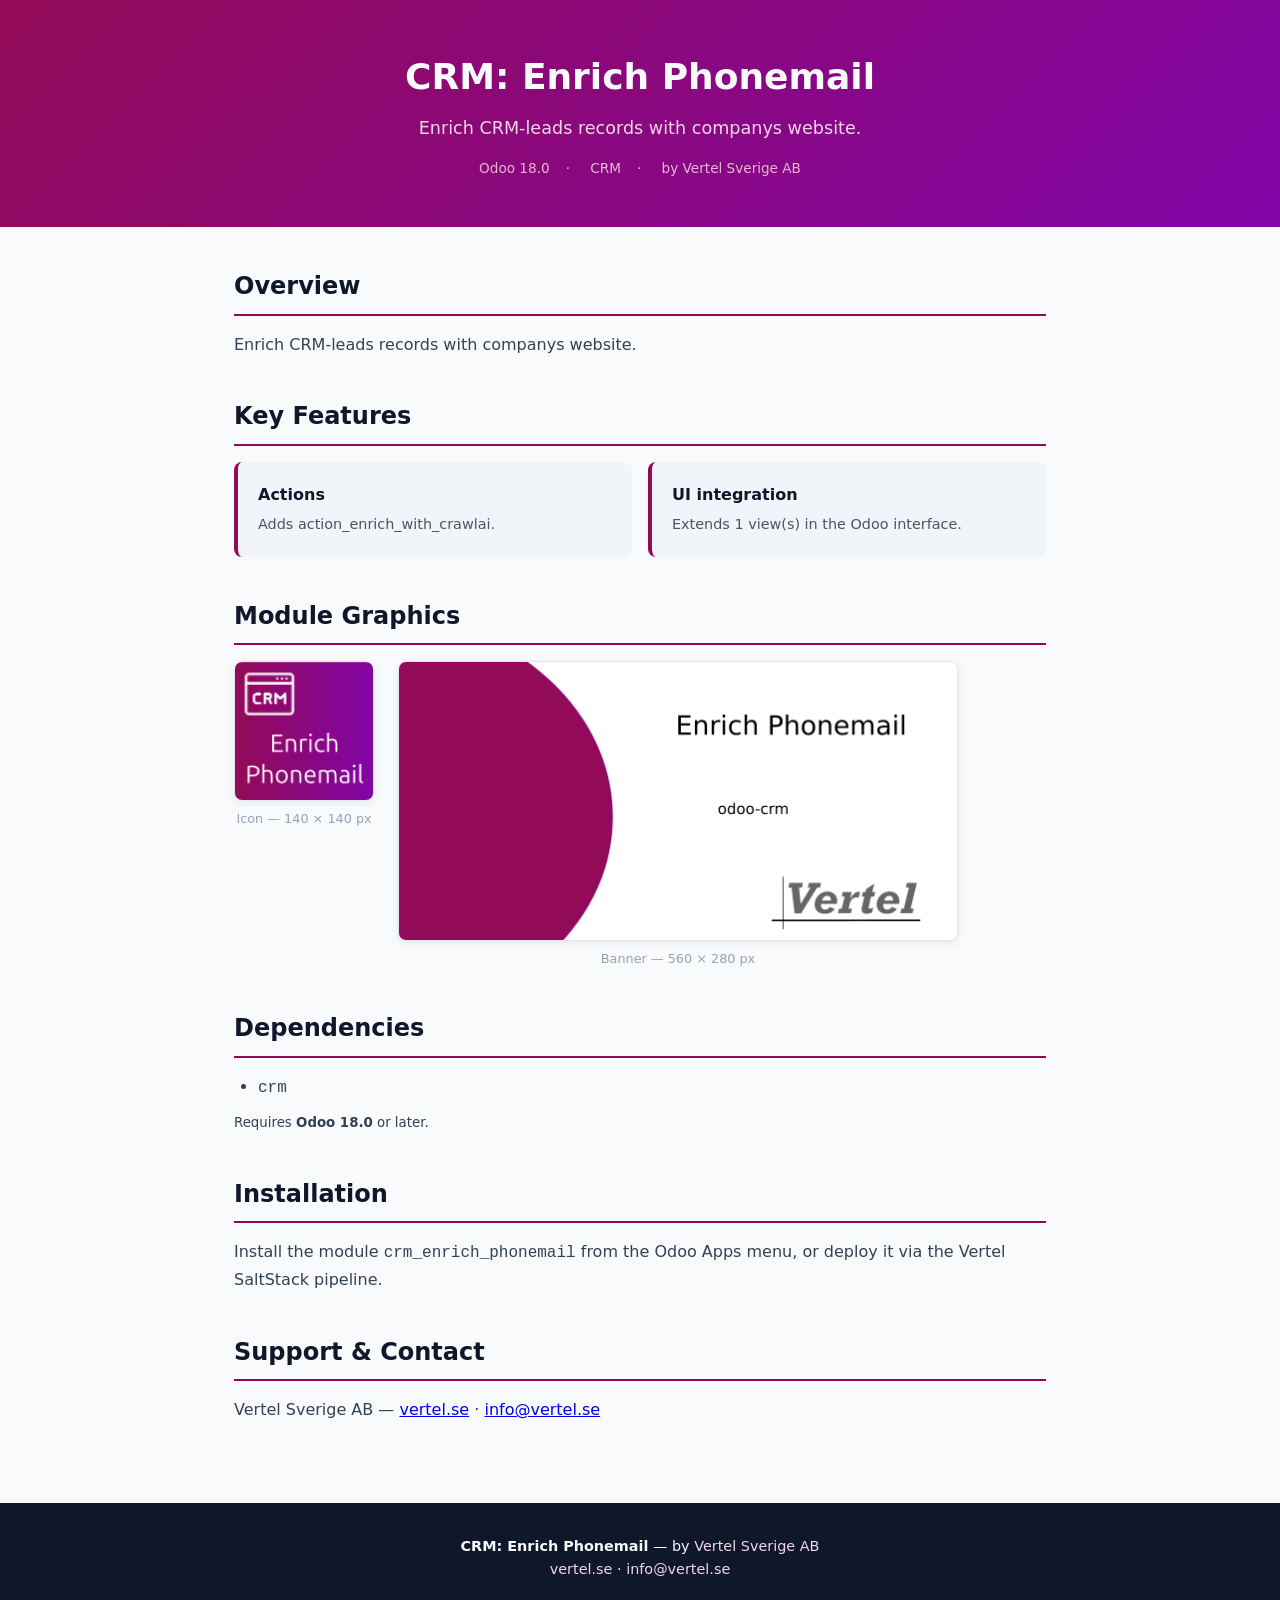
<file: crm_enrich_phonemail/static/description/index.html>
<!DOCTYPE html>
<html lang="en">
<head>
  <meta charset="UTF-8">
  <meta name="viewport" content="width=device-width, initial-scale=1.0">
  <title>CRM: Enrich Phonemail &mdash; Vertel for Odoo</title>
  <style>
    :root { --navy:#0F172A; --darkBg:#1E293B; --white:#F8FAFC; --gray:#94A3B8;
             --lightGray:#E2E8F0; --brand:#930a57; --brand2:#8105a7; }
    * { margin:0; padding:0; box-sizing:border-box; }
    body { font-family:Inter,system-ui,-apple-system,sans-serif; color:var(--darkBg);
            background:var(--white); line-height:1.6; }
    .hero { background:linear-gradient(135deg,var(--brand),var(--brand2)); color:var(--white);
             padding:48px 32px; text-align:center; }
    .hero h1 { font-size:2.25rem; font-weight:800; margin-bottom:8px; }
    .hero .subtitle { font-size:1.1rem; color:#f3d7e6; }
    .hero .meta { margin-top:16px; font-size:0.85rem; color:#e8b8d2; }
    .hero .meta span { margin:0 8px; }
    .container { max-width:860px; margin:0 auto; padding:40px 24px; }
    section { margin-bottom:40px; }
    section h2 { font-size:1.5rem; font-weight:700; color:var(--navy);
                  margin-bottom:16px; padding-bottom:8px; border-bottom:2px solid var(--brand); }
    section p, section li { font-size:1rem; color:#334155; }
    section p { margin-bottom:12px; }
    section ul { padding-left:24px; }
    section li { margin-bottom:8px; }
    .feature-grid { display:grid; grid-template-columns:repeat(auto-fit,minmax(240px,1fr));
                     gap:16px; margin-top:16px; }
    .feature-card { background:#F1F5F9; border-radius:8px; padding:20px;
                     border-left:4px solid var(--brand); }
    .feature-card h4 { font-size:1rem; font-weight:600; color:var(--navy); margin-bottom:6px; }
    .feature-card p { font-size:0.9rem; color:#475569; margin:0; }
    .screenshots { display:flex; flex-wrap:wrap; gap:24px; align-items:flex-start; }
    .screenshots figure { margin:0; text-align:center; }
    .screenshots img { display:block; border-radius:8px;
                        box-shadow:0 2px 8px rgba(0,0,0,0.08);
                        border:1px solid var(--lightGray); }
    .screenshots figcaption { margin-top:8px; font-size:0.8rem; color:var(--gray); }
    footer { background:var(--navy); color:var(--white); text-align:center;
              padding:32px 24px; font-size:0.9rem; }
    footer a { color:#f3d7e6; text-decoration:none; }
  </style>
</head>
<body>
<div class="hero">
  <h1>CRM: Enrich Phonemail</h1>
  <p class="subtitle">Enrich CRM-leads records with companys website.</p>
  <div class="meta">
    <span>Odoo 18.0</span><span>&middot;</span>
    <span>CRM</span><span>&middot;</span>
    <span>by Vertel Sverige AB</span>
  </div>
</div>
<div class="container">
  <section id="overview">
    <h2>Overview</h2>
    <p>Enrich CRM-leads records with companys website.</p>
  </section>
  <section id="features">
    <h2>Key Features</h2>
    <div class="feature-grid">
      <div class="feature-card"><h4>Actions</h4><p>Adds action_enrich_with_crawlai.</p></div>
      <div class="feature-card"><h4>UI integration</h4><p>Extends 1 view(s) in the Odoo interface.</p></div>
    </div>
  </section>
  <section id="screenshots">
    <h2>Module Graphics</h2>
    <div class="screenshots">
      <figure>
        <img src="icon.png" alt="CRM: Enrich Phonemail icon" width="140" height="140">
        <figcaption>Icon &mdash; 140 &times; 140 px</figcaption>
      </figure>
      <figure>
        <img src="banner.png" alt="CRM: Enrich Phonemail banner" width="560" height="280">
        <figcaption>Banner &mdash; 560 &times; 280 px</figcaption>
      </figure>
    </div>
  </section>
  <section id="dependencies">
    <h2>Dependencies</h2>
    <ul><li><code>crm</code></li></ul>
    <p><small>Requires <strong>Odoo 18.0</strong> or later.</small></p>
  </section>
  <section id="installation">
    <h2>Installation</h2>
    <p>Install the module <code>crm_enrich_phonemail</code> from the Odoo Apps menu,
       or deploy it via the Vertel SaltStack pipeline.</p>
  </section>
  <section id="support">
    <h2>Support &amp; Contact</h2>
    <p>Vertel Sverige AB &mdash; <a href="https://vertel.se">vertel.se</a> &middot;
       <a href="mailto:info@vertel.se">info@vertel.se</a></p>
  </section>
</div>
<footer>
  <p><strong>CRM: Enrich Phonemail</strong> &mdash; by <a href="https://vertel.se">Vertel Sverige AB</a></p>
  <p><a href="https://vertel.se">vertel.se</a> &middot;
     <a href="mailto:info@vertel.se">info@vertel.se</a></p>
</footer>
</body>
</html>
</file>
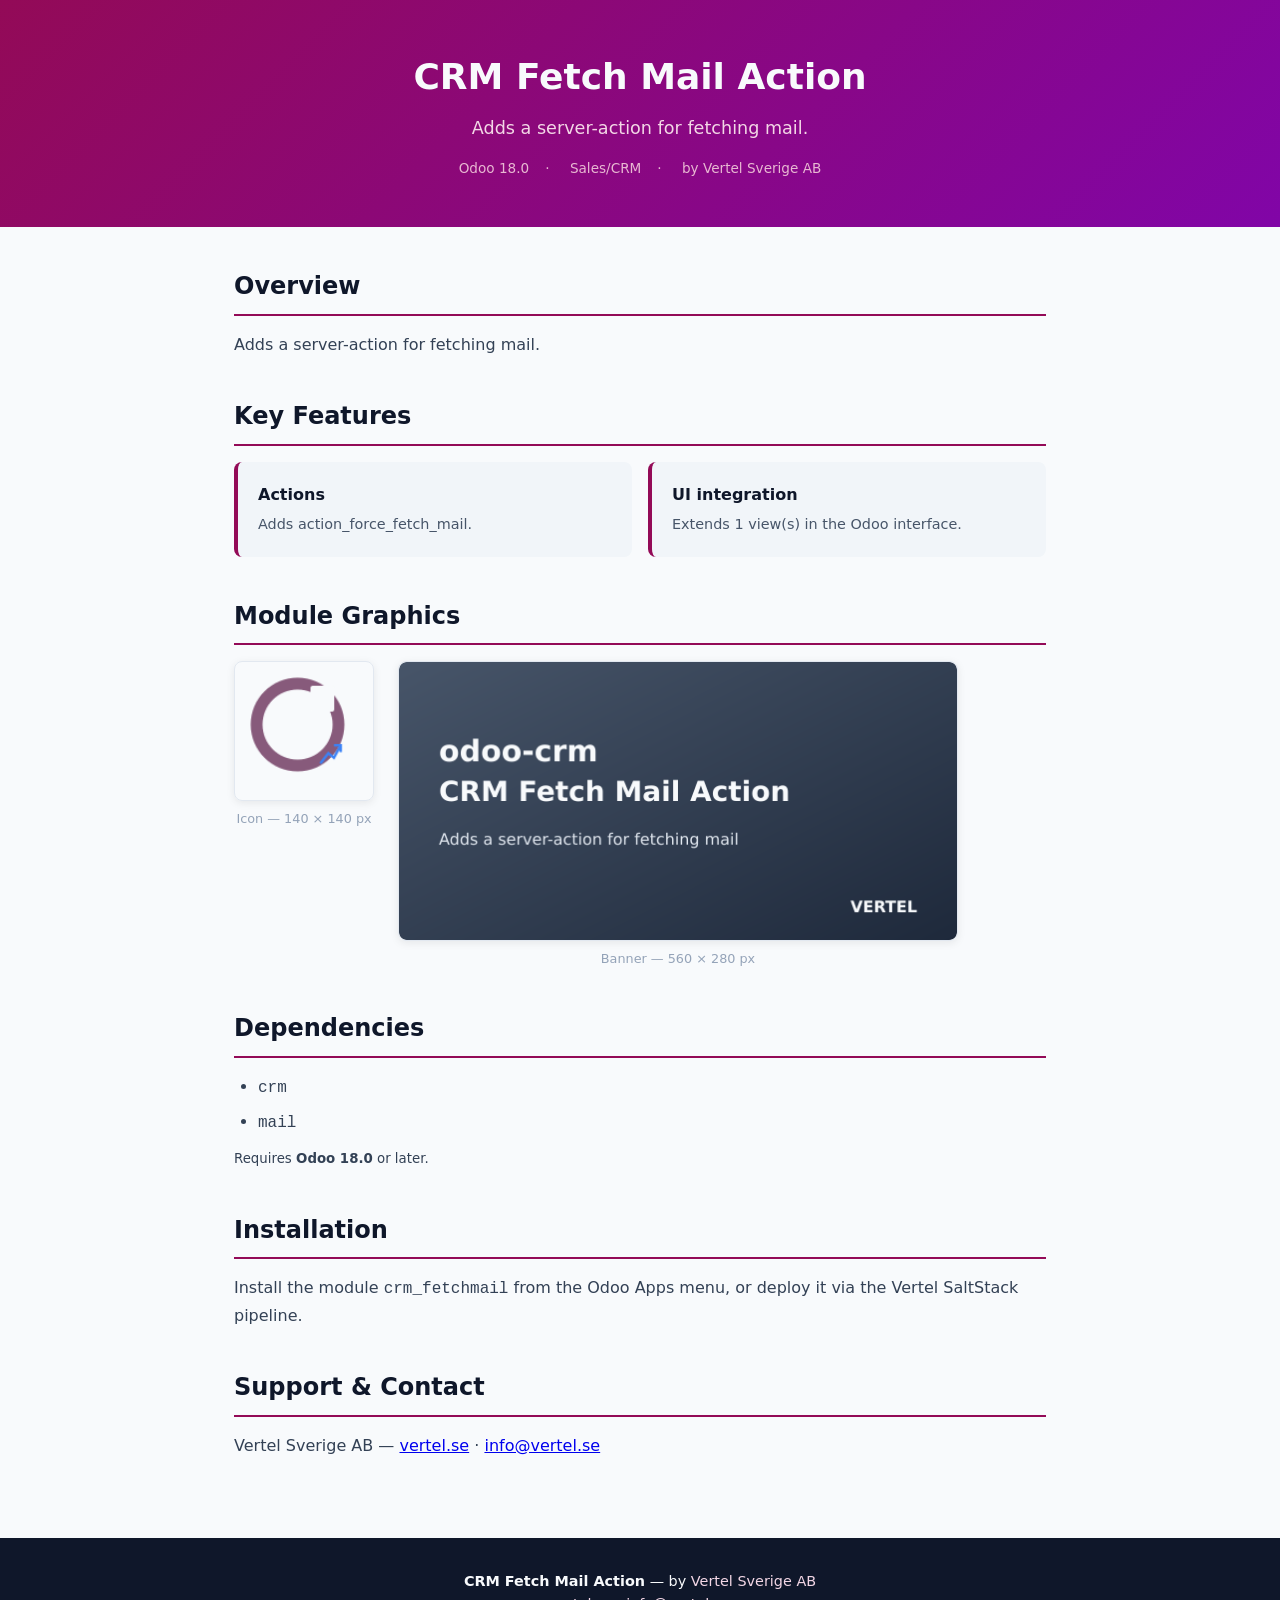
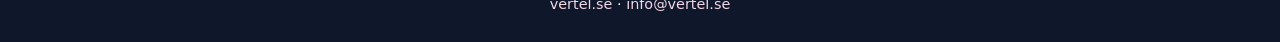
<file: crm_fetchmail/static/description/index.html>
<!DOCTYPE html>
<html lang="en">
<head>
  <meta charset="UTF-8">
  <meta name="viewport" content="width=device-width, initial-scale=1.0">
  <title>CRM Fetch Mail Action &mdash; Vertel for Odoo</title>
  <style>
    :root { --navy:#0F172A; --darkBg:#1E293B; --white:#F8FAFC; --gray:#94A3B8;
             --lightGray:#E2E8F0; --brand:#930a57; --brand2:#8105a7; }
    * { margin:0; padding:0; box-sizing:border-box; }
    body { font-family:Inter,system-ui,-apple-system,sans-serif; color:var(--darkBg);
            background:var(--white); line-height:1.6; }
    .hero { background:linear-gradient(135deg,var(--brand),var(--brand2)); color:var(--white);
             padding:48px 32px; text-align:center; }
    .hero h1 { font-size:2.25rem; font-weight:800; margin-bottom:8px; }
    .hero .subtitle { font-size:1.1rem; color:#f3d7e6; }
    .hero .meta { margin-top:16px; font-size:0.85rem; color:#e8b8d2; }
    .hero .meta span { margin:0 8px; }
    .container { max-width:860px; margin:0 auto; padding:40px 24px; }
    section { margin-bottom:40px; }
    section h2 { font-size:1.5rem; font-weight:700; color:var(--navy);
                  margin-bottom:16px; padding-bottom:8px; border-bottom:2px solid var(--brand); }
    section p, section li { font-size:1rem; color:#334155; }
    section p { margin-bottom:12px; }
    section ul { padding-left:24px; }
    section li { margin-bottom:8px; }
    .feature-grid { display:grid; grid-template-columns:repeat(auto-fit,minmax(240px,1fr));
                     gap:16px; margin-top:16px; }
    .feature-card { background:#F1F5F9; border-radius:8px; padding:20px;
                     border-left:4px solid var(--brand); }
    .feature-card h4 { font-size:1rem; font-weight:600; color:var(--navy); margin-bottom:6px; }
    .feature-card p { font-size:0.9rem; color:#475569; margin:0; }
    .screenshots { display:flex; flex-wrap:wrap; gap:24px; align-items:flex-start; }
    .screenshots figure { margin:0; text-align:center; }
    .screenshots img { display:block; border-radius:8px;
                        box-shadow:0 2px 8px rgba(0,0,0,0.08);
                        border:1px solid var(--lightGray); }
    .screenshots figcaption { margin-top:8px; font-size:0.8rem; color:var(--gray); }
    footer { background:var(--navy); color:var(--white); text-align:center;
              padding:32px 24px; font-size:0.9rem; }
    footer a { color:#f3d7e6; text-decoration:none; }
  </style>
</head>
<body>
<div class="hero">
  <h1>CRM Fetch Mail Action</h1>
  <p class="subtitle">Adds a server-action for fetching mail.</p>
  <div class="meta">
    <span>Odoo 18.0</span><span>&middot;</span>
    <span>Sales/CRM</span><span>&middot;</span>
    <span>by Vertel Sverige AB</span>
  </div>
</div>
<div class="container">
  <section id="overview">
    <h2>Overview</h2>
    <p>Adds a server-action for fetching mail.</p>
  </section>
  <section id="features">
    <h2>Key Features</h2>
    <div class="feature-grid">
      <div class="feature-card"><h4>Actions</h4><p>Adds action_force_fetch_mail.</p></div>
      <div class="feature-card"><h4>UI integration</h4><p>Extends 1 view(s) in the Odoo interface.</p></div>
    </div>
  </section>
  <section id="screenshots">
    <h2>Module Graphics</h2>
    <div class="screenshots">
      <figure>
        <img src="icon.png" alt="CRM Fetch Mail Action icon" width="140" height="140">
        <figcaption>Icon &mdash; 140 &times; 140 px</figcaption>
      </figure>
      <figure>
        <img src="banner.png" alt="CRM Fetch Mail Action banner" width="560" height="280">
        <figcaption>Banner &mdash; 560 &times; 280 px</figcaption>
      </figure>
    </div>
  </section>
  <section id="dependencies">
    <h2>Dependencies</h2>
    <ul><li><code>crm</code></li><li><code>mail</code></li></ul>
    <p><small>Requires <strong>Odoo 18.0</strong> or later.</small></p>
  </section>
  <section id="installation">
    <h2>Installation</h2>
    <p>Install the module <code>crm_fetchmail</code> from the Odoo Apps menu,
       or deploy it via the Vertel SaltStack pipeline.</p>
  </section>
  <section id="support">
    <h2>Support &amp; Contact</h2>
    <p>Vertel Sverige AB &mdash; <a href="https://vertel.se">vertel.se</a> &middot;
       <a href="mailto:info@vertel.se">info@vertel.se</a></p>
  </section>
</div>
<footer>
  <p><strong>CRM Fetch Mail Action</strong> &mdash; by <a href="https://vertel.se">Vertel Sverige AB</a></p>
  <p><a href="https://vertel.se">vertel.se</a> &middot;
     <a href="mailto:info@vertel.se">info@vertel.se</a></p>
</footer>
</body>
</html>
</file>
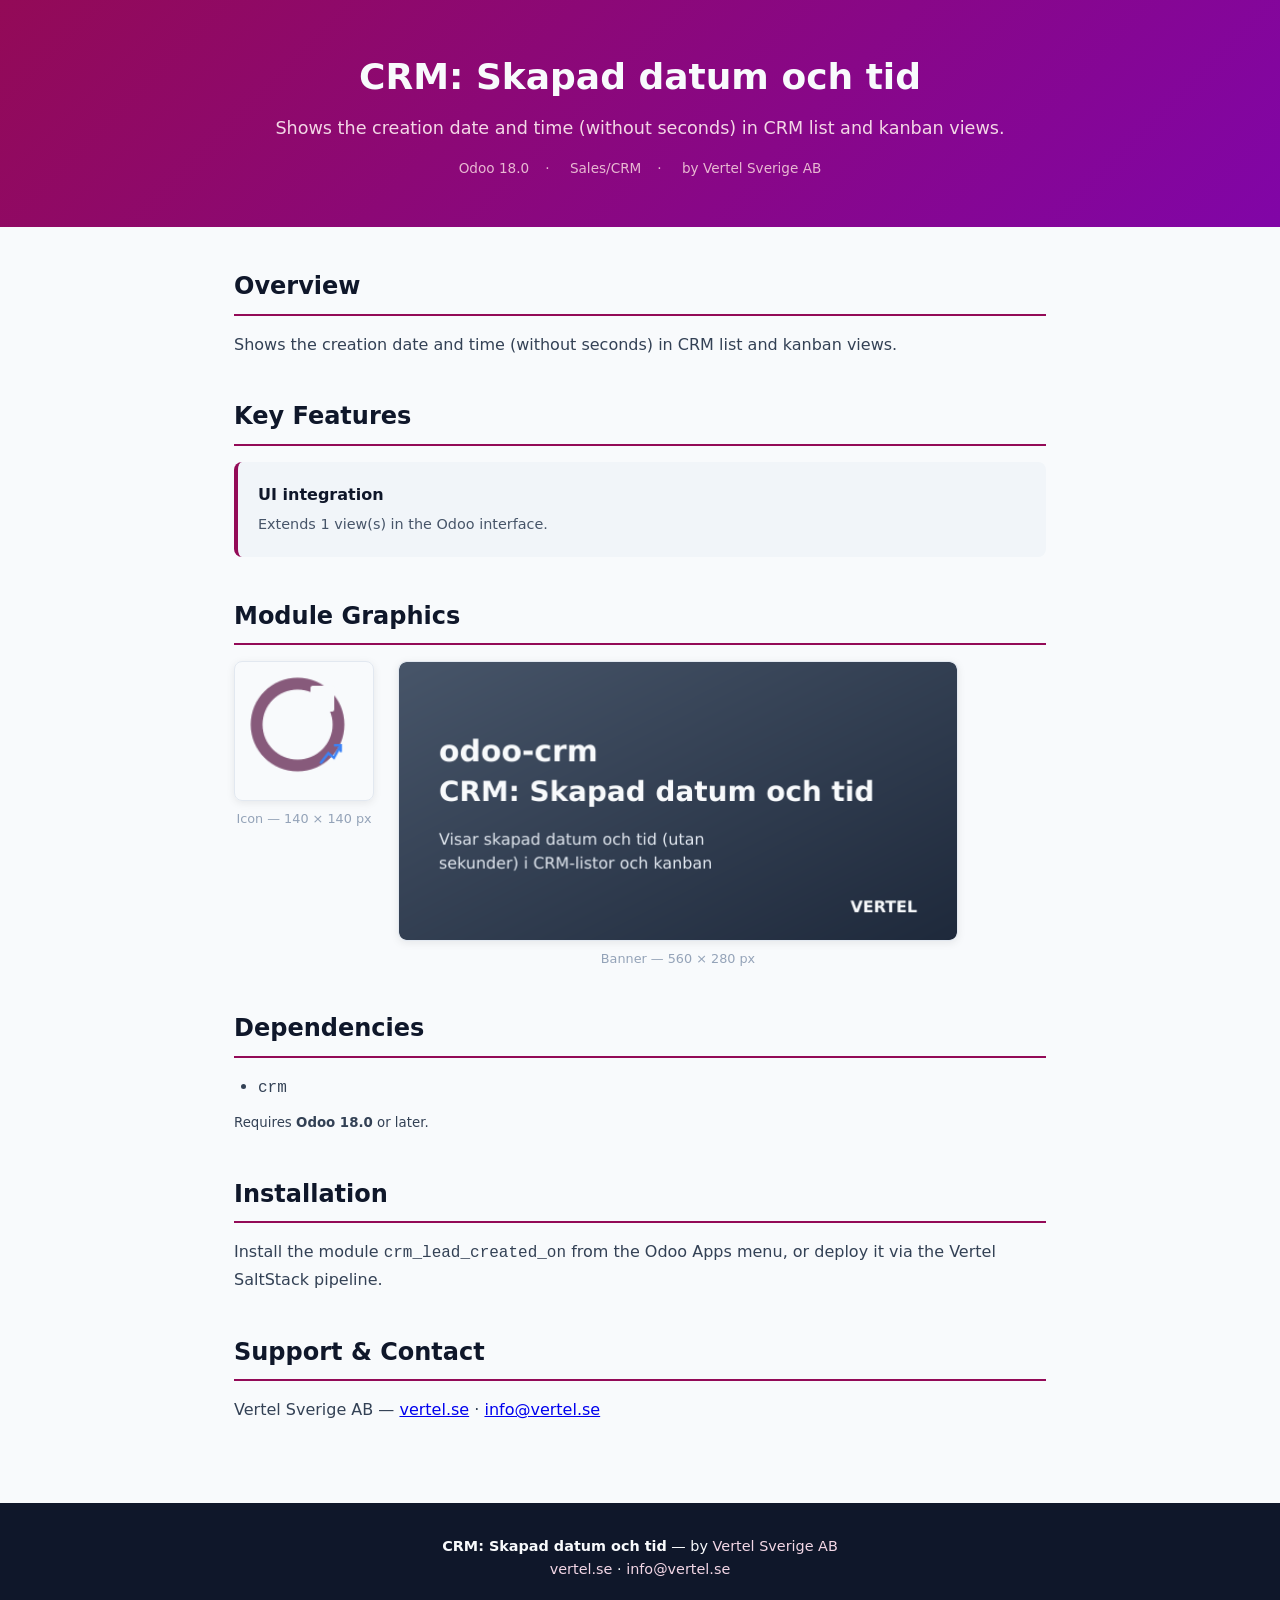
<file: crm_lead_created_on/static/description/index.html>
<!DOCTYPE html>
<html lang="en">
<head>
  <meta charset="UTF-8">
  <meta name="viewport" content="width=device-width, initial-scale=1.0">
  <title>CRM: Skapad datum och tid &mdash; Vertel for Odoo</title>
  <style>
    :root { --navy:#0F172A; --darkBg:#1E293B; --white:#F8FAFC; --gray:#94A3B8;
             --lightGray:#E2E8F0; --brand:#930a57; --brand2:#8105a7; }
    * { margin:0; padding:0; box-sizing:border-box; }
    body { font-family:Inter,system-ui,-apple-system,sans-serif; color:var(--darkBg);
            background:var(--white); line-height:1.6; }
    .hero { background:linear-gradient(135deg,var(--brand),var(--brand2)); color:var(--white);
             padding:48px 32px; text-align:center; }
    .hero h1 { font-size:2.25rem; font-weight:800; margin-bottom:8px; }
    .hero .subtitle { font-size:1.1rem; color:#f3d7e6; }
    .hero .meta { margin-top:16px; font-size:0.85rem; color:#e8b8d2; }
    .hero .meta span { margin:0 8px; }
    .container { max-width:860px; margin:0 auto; padding:40px 24px; }
    section { margin-bottom:40px; }
    section h2 { font-size:1.5rem; font-weight:700; color:var(--navy);
                  margin-bottom:16px; padding-bottom:8px; border-bottom:2px solid var(--brand); }
    section p, section li { font-size:1rem; color:#334155; }
    section p { margin-bottom:12px; }
    section ul { padding-left:24px; }
    section li { margin-bottom:8px; }
    .feature-grid { display:grid; grid-template-columns:repeat(auto-fit,minmax(240px,1fr));
                     gap:16px; margin-top:16px; }
    .feature-card { background:#F1F5F9; border-radius:8px; padding:20px;
                     border-left:4px solid var(--brand); }
    .feature-card h4 { font-size:1rem; font-weight:600; color:var(--navy); margin-bottom:6px; }
    .feature-card p { font-size:0.9rem; color:#475569; margin:0; }
    .screenshots { display:flex; flex-wrap:wrap; gap:24px; align-items:flex-start; }
    .screenshots figure { margin:0; text-align:center; }
    .screenshots img { display:block; border-radius:8px;
                        box-shadow:0 2px 8px rgba(0,0,0,0.08);
                        border:1px solid var(--lightGray); }
    .screenshots figcaption { margin-top:8px; font-size:0.8rem; color:var(--gray); }
    footer { background:var(--navy); color:var(--white); text-align:center;
              padding:32px 24px; font-size:0.9rem; }
    footer a { color:#f3d7e6; text-decoration:none; }
  </style>
</head>
<body>
<div class="hero">
  <h1>CRM: Skapad datum och tid</h1>
  <p class="subtitle">Shows the creation date and time (without seconds) in CRM list and kanban views.</p>
  <div class="meta">
    <span>Odoo 18.0</span><span>&middot;</span>
    <span>Sales/CRM</span><span>&middot;</span>
    <span>by Vertel Sverige AB</span>
  </div>
</div>
<div class="container">
  <section id="overview">
    <h2>Overview</h2>
    <p>Shows the creation date and time (without seconds) in CRM list and kanban views.</p>
  </section>
  <section id="features">
    <h2>Key Features</h2>
    <div class="feature-grid">
      <div class="feature-card"><h4>UI integration</h4><p>Extends 1 view(s) in the Odoo interface.</p></div>
    </div>
  </section>
  <section id="screenshots">
    <h2>Module Graphics</h2>
    <div class="screenshots">
      <figure>
        <img src="icon.png" alt="CRM: Skapad datum och tid icon" width="140" height="140">
        <figcaption>Icon &mdash; 140 &times; 140 px</figcaption>
      </figure>
      <figure>
        <img src="banner.png" alt="CRM: Skapad datum och tid banner" width="560" height="280">
        <figcaption>Banner &mdash; 560 &times; 280 px</figcaption>
      </figure>
    </div>
  </section>
  <section id="dependencies">
    <h2>Dependencies</h2>
    <ul><li><code>crm</code></li></ul>
    <p><small>Requires <strong>Odoo 18.0</strong> or later.</small></p>
  </section>
  <section id="installation">
    <h2>Installation</h2>
    <p>Install the module <code>crm_lead_created_on</code> from the Odoo Apps menu,
       or deploy it via the Vertel SaltStack pipeline.</p>
  </section>
  <section id="support">
    <h2>Support &amp; Contact</h2>
    <p>Vertel Sverige AB &mdash; <a href="https://vertel.se">vertel.se</a> &middot;
       <a href="mailto:info@vertel.se">info@vertel.se</a></p>
  </section>
</div>
<footer>
  <p><strong>CRM: Skapad datum och tid</strong> &mdash; by <a href="https://vertel.se">Vertel Sverige AB</a></p>
  <p><a href="https://vertel.se">vertel.se</a> &middot;
     <a href="mailto:info@vertel.se">info@vertel.se</a></p>
</footer>
</body>
</html>
</file>
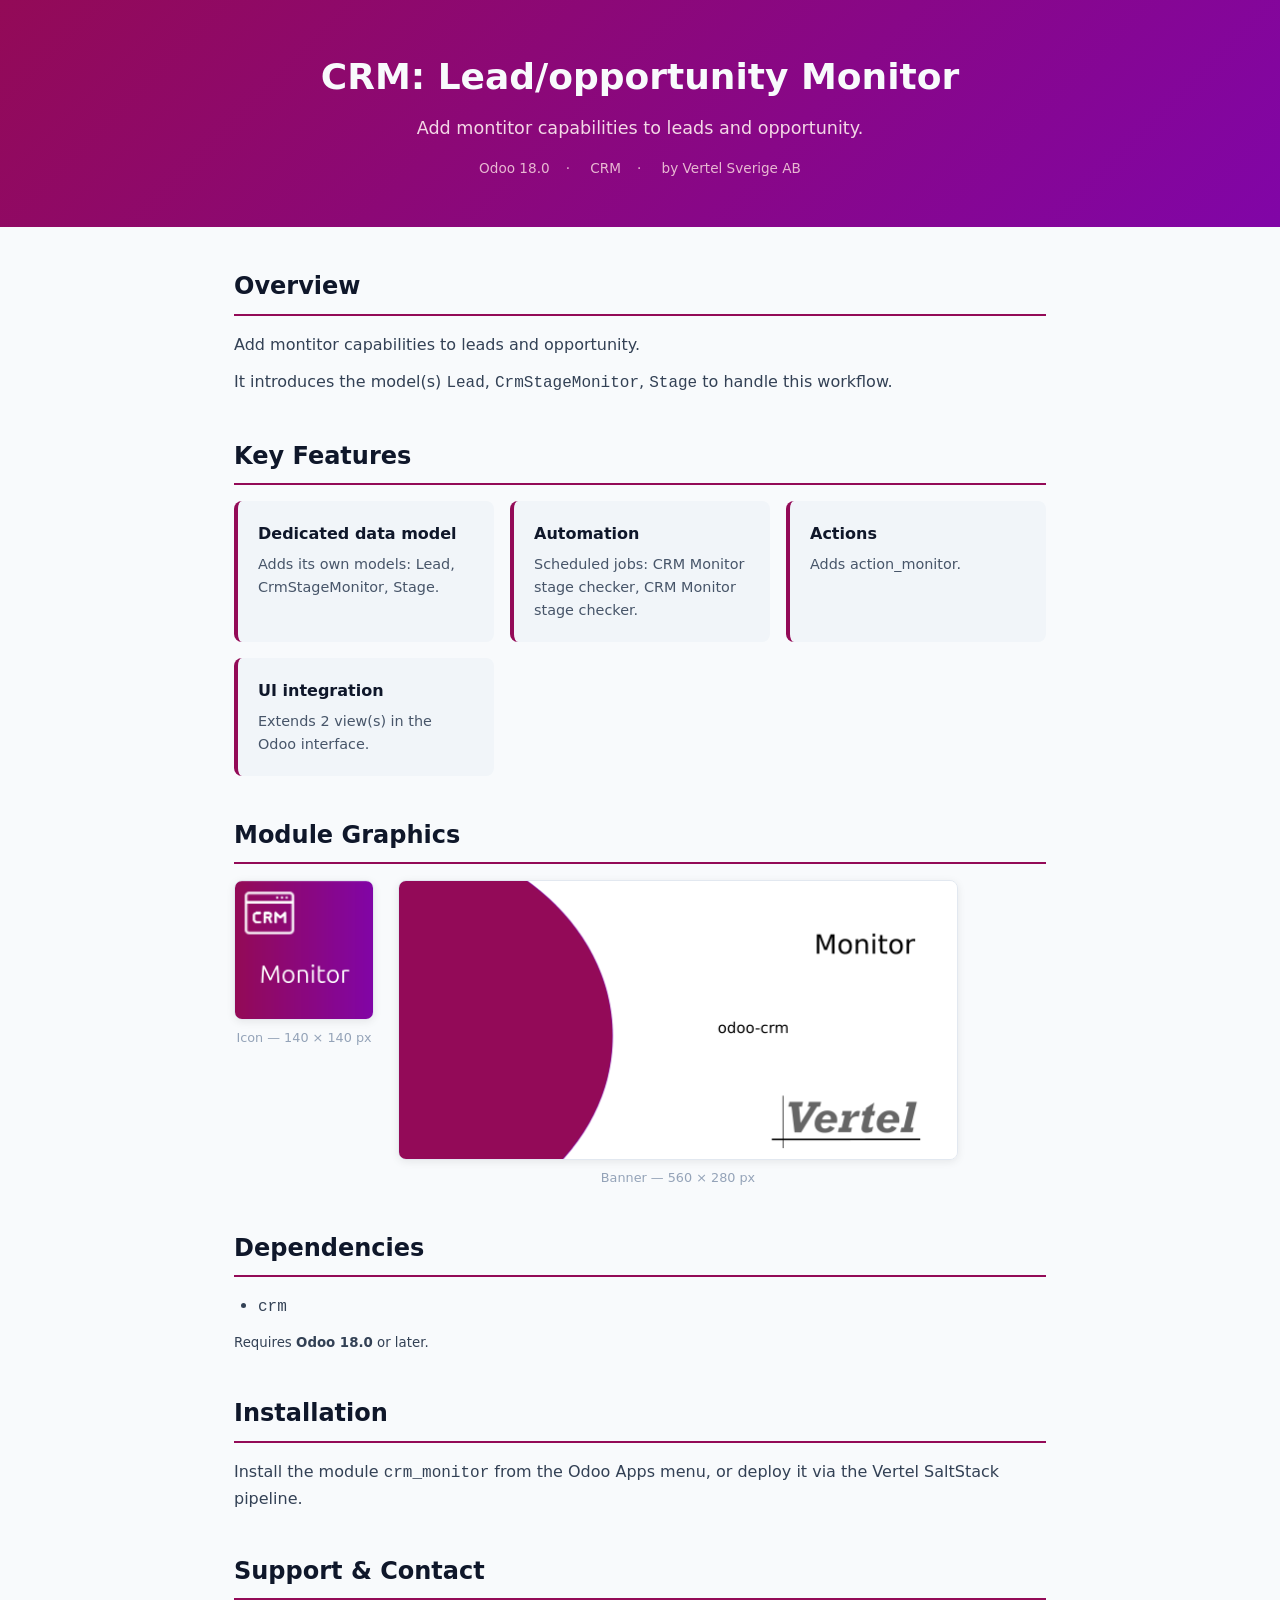
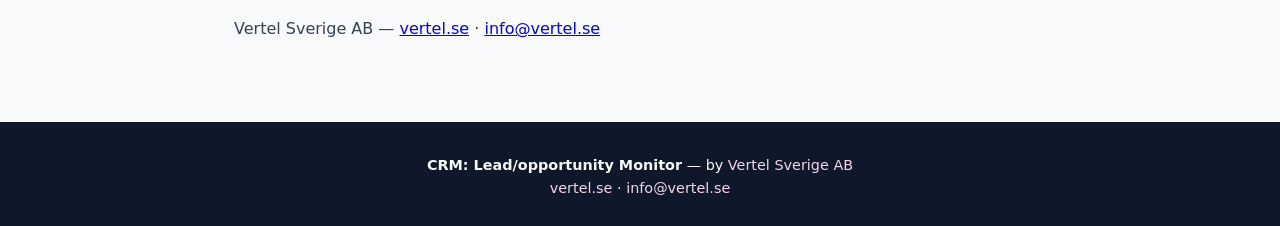
<file: crm_monitor/static/description/index.html>
<!DOCTYPE html>
<html lang="en">
<head>
  <meta charset="UTF-8">
  <meta name="viewport" content="width=device-width, initial-scale=1.0">
  <title>CRM: Lead/opportunity Monitor &mdash; Vertel for Odoo</title>
  <style>
    :root { --navy:#0F172A; --darkBg:#1E293B; --white:#F8FAFC; --gray:#94A3B8;
             --lightGray:#E2E8F0; --brand:#930a57; --brand2:#8105a7; }
    * { margin:0; padding:0; box-sizing:border-box; }
    body { font-family:Inter,system-ui,-apple-system,sans-serif; color:var(--darkBg);
            background:var(--white); line-height:1.6; }
    .hero { background:linear-gradient(135deg,var(--brand),var(--brand2)); color:var(--white);
             padding:48px 32px; text-align:center; }
    .hero h1 { font-size:2.25rem; font-weight:800; margin-bottom:8px; }
    .hero .subtitle { font-size:1.1rem; color:#f3d7e6; }
    .hero .meta { margin-top:16px; font-size:0.85rem; color:#e8b8d2; }
    .hero .meta span { margin:0 8px; }
    .container { max-width:860px; margin:0 auto; padding:40px 24px; }
    section { margin-bottom:40px; }
    section h2 { font-size:1.5rem; font-weight:700; color:var(--navy);
                  margin-bottom:16px; padding-bottom:8px; border-bottom:2px solid var(--brand); }
    section p, section li { font-size:1rem; color:#334155; }
    section p { margin-bottom:12px; }
    section ul { padding-left:24px; }
    section li { margin-bottom:8px; }
    .feature-grid { display:grid; grid-template-columns:repeat(auto-fit,minmax(240px,1fr));
                     gap:16px; margin-top:16px; }
    .feature-card { background:#F1F5F9; border-radius:8px; padding:20px;
                     border-left:4px solid var(--brand); }
    .feature-card h4 { font-size:1rem; font-weight:600; color:var(--navy); margin-bottom:6px; }
    .feature-card p { font-size:0.9rem; color:#475569; margin:0; }
    .screenshots { display:flex; flex-wrap:wrap; gap:24px; align-items:flex-start; }
    .screenshots figure { margin:0; text-align:center; }
    .screenshots img { display:block; border-radius:8px;
                        box-shadow:0 2px 8px rgba(0,0,0,0.08);
                        border:1px solid var(--lightGray); }
    .screenshots figcaption { margin-top:8px; font-size:0.8rem; color:var(--gray); }
    footer { background:var(--navy); color:var(--white); text-align:center;
              padding:32px 24px; font-size:0.9rem; }
    footer a { color:#f3d7e6; text-decoration:none; }
  </style>
</head>
<body>
<div class="hero">
  <h1>CRM: Lead/opportunity Monitor</h1>
  <p class="subtitle">Add montitor capabilities to leads and opportunity.</p>
  <div class="meta">
    <span>Odoo 18.0</span><span>&middot;</span>
    <span>CRM</span><span>&middot;</span>
    <span>by Vertel Sverige AB</span>
  </div>
</div>
<div class="container">
  <section id="overview">
    <h2>Overview</h2>
    <p>Add montitor capabilities to leads and opportunity.</p>
    <p>It introduces the model(s) <code>Lead</code>, <code>CrmStageMonitor</code>, <code>Stage</code> to handle this workflow.</p>
  </section>
  <section id="features">
    <h2>Key Features</h2>
    <div class="feature-grid">
      <div class="feature-card"><h4>Dedicated data model</h4><p>Adds its own models: Lead, CrmStageMonitor, Stage.</p></div>
      <div class="feature-card"><h4>Automation</h4><p>Scheduled jobs: CRM Monitor stage checker, CRM Monitor stage checker.</p></div>
      <div class="feature-card"><h4>Actions</h4><p>Adds action_monitor.</p></div>
      <div class="feature-card"><h4>UI integration</h4><p>Extends 2 view(s) in the Odoo interface.</p></div>
    </div>
  </section>
  <section id="screenshots">
    <h2>Module Graphics</h2>
    <div class="screenshots">
      <figure>
        <img src="icon.png" alt="CRM: Lead/opportunity Monitor icon" width="140" height="140">
        <figcaption>Icon &mdash; 140 &times; 140 px</figcaption>
      </figure>
      <figure>
        <img src="banner.png" alt="CRM: Lead/opportunity Monitor banner" width="560" height="280">
        <figcaption>Banner &mdash; 560 &times; 280 px</figcaption>
      </figure>
    </div>
  </section>
  <section id="dependencies">
    <h2>Dependencies</h2>
    <ul><li><code>crm</code></li></ul>
    <p><small>Requires <strong>Odoo 18.0</strong> or later.</small></p>
  </section>
  <section id="installation">
    <h2>Installation</h2>
    <p>Install the module <code>crm_monitor</code> from the Odoo Apps menu,
       or deploy it via the Vertel SaltStack pipeline.</p>
  </section>
  <section id="support">
    <h2>Support &amp; Contact</h2>
    <p>Vertel Sverige AB &mdash; <a href="https://vertel.se">vertel.se</a> &middot;
       <a href="mailto:info@vertel.se">info@vertel.se</a></p>
  </section>
</div>
<footer>
  <p><strong>CRM: Lead/opportunity Monitor</strong> &mdash; by <a href="https://vertel.se">Vertel Sverige AB</a></p>
  <p><a href="https://vertel.se">vertel.se</a> &middot;
     <a href="mailto:info@vertel.se">info@vertel.se</a></p>
</footer>
</body>
</html>
</file>
